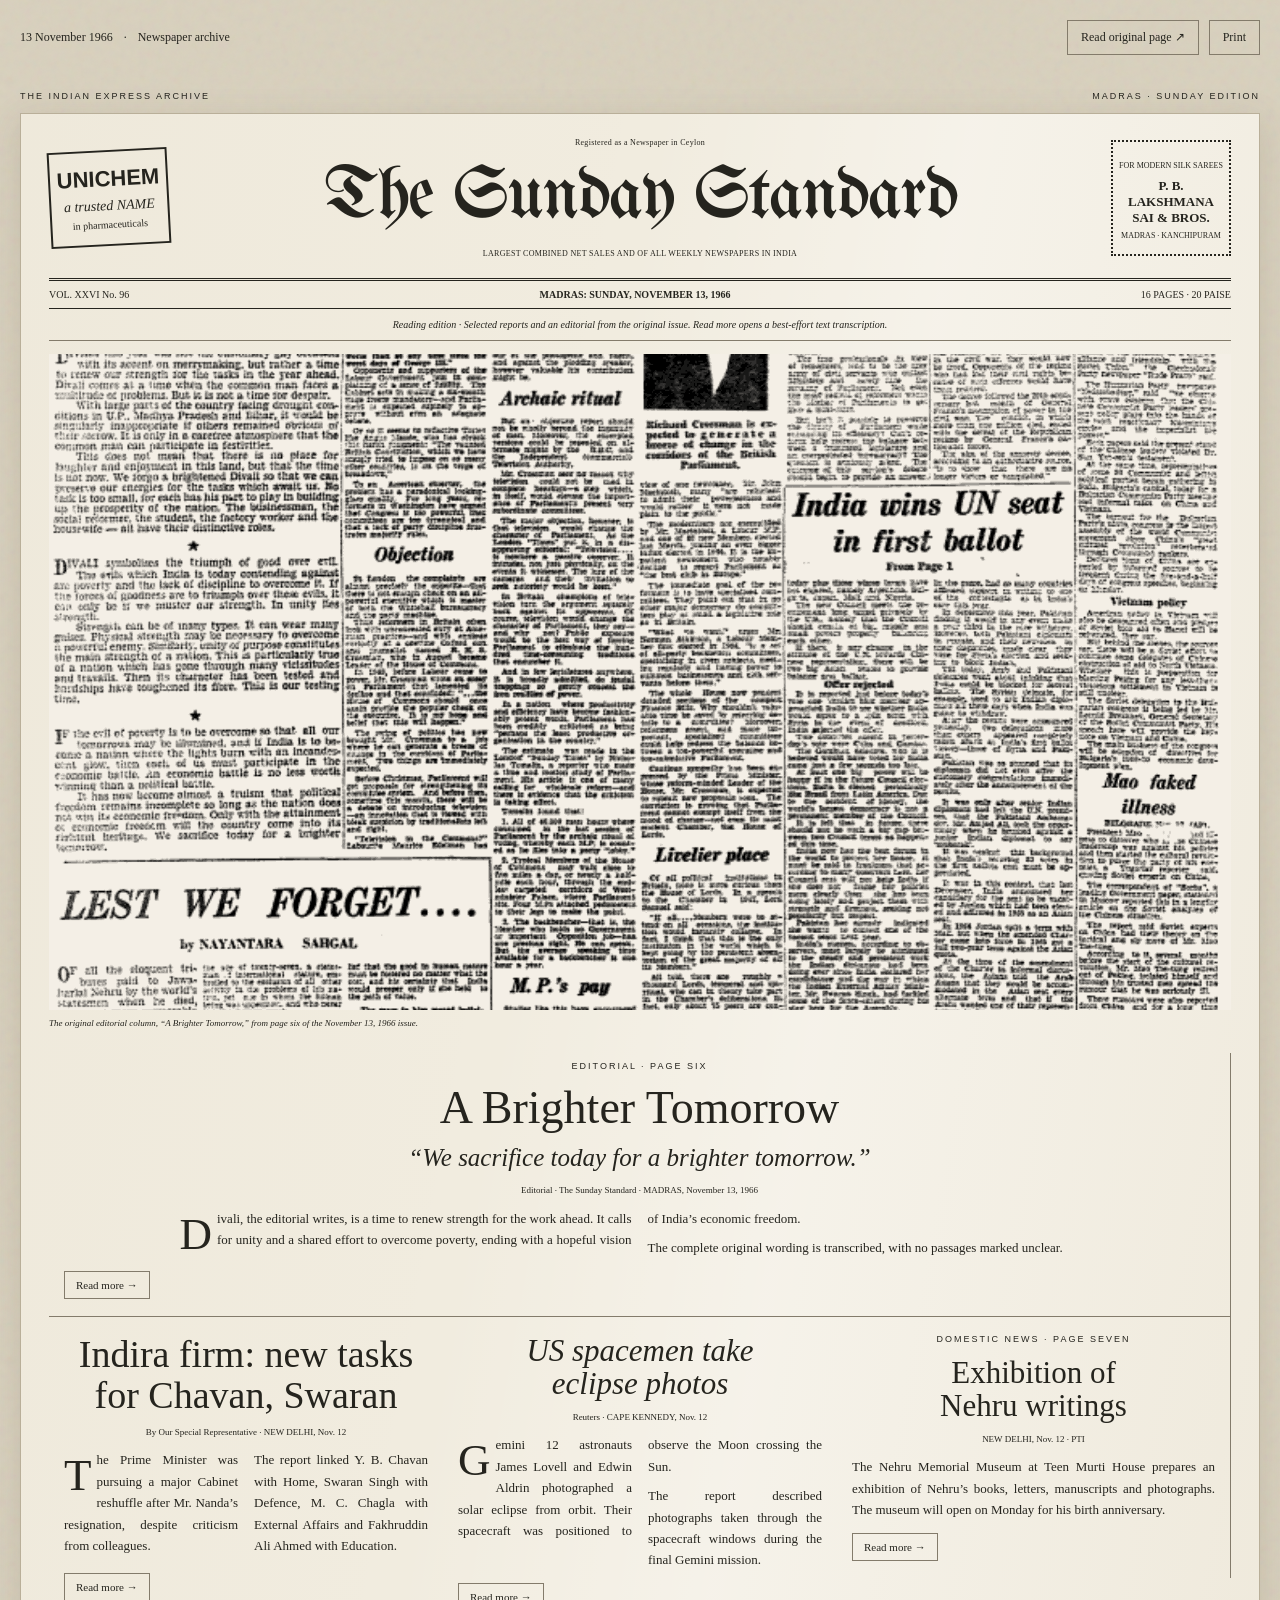
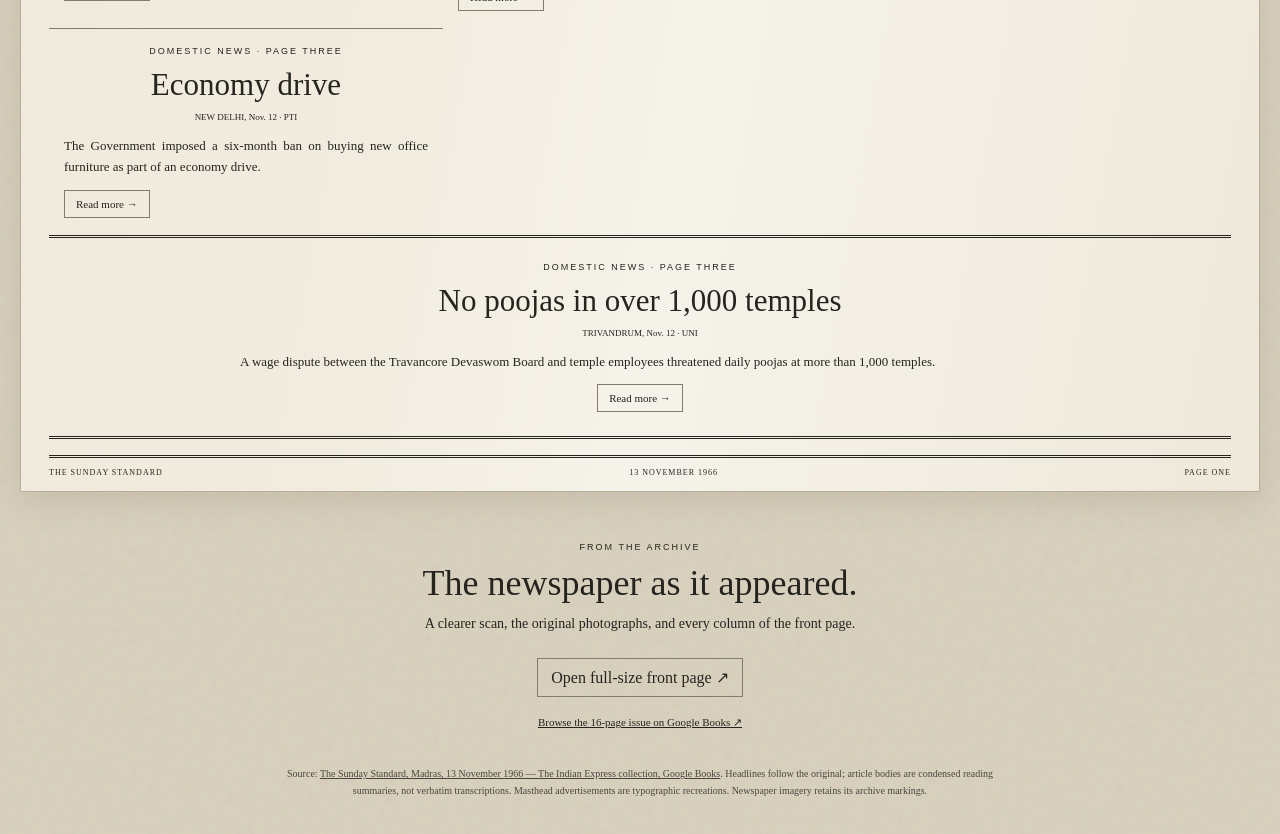
<file: index.html>
<!doctype html>
<html lang="en">
<head>
  <meta charset="utf-8">
  <meta name="viewport" content="width=device-width, initial-scale=1">
  <meta name="theme-color" content="#e9e1ce">
  <meta name="description" content="The Sunday Standard, Madras, November 13, 1966. Explore the day's news, original photographs and a readable archive scan from The Indian Express collection.">
  <title>The Sunday Standard · 13 November 1966</title>
  <link rel="stylesheet" href="newspaper.css">
  <link rel="stylesheet" href="reader.css">
  <link rel="stylesheet" href="layout.css?v=editorial-lead-1">
  <script src="app.js" defer></script>
</head>
<body>
  <header class="toolbar"><a href="#front-page">13 November 1966 <span>·</span> Newspaper archive</a><nav aria-label="Newspaper controls"><button id="archive-button">Read original page ↗</button><button id="print-button">Print</button></nav></header>
  <main id="front-page">
    <div class="edition-note"><span>THE INDIAN EXPRESS ARCHIVE</span><span>MADRAS · SUNDAY EDITION</span></div>
    <article class="paper">
      <header class="masthead"><aside class="advert"><strong>UNICHEM</strong><em>a trusted NAME</em><small>in pharmaceuticals</small></aside><div class="nameplate"><p>Registered as a Newspaper in Ceylon</p><h1>The Sunday Standard</h1><p>LARGEST COMBINED NET SALES AND OF ALL WEEKLY NEWSPAPERS IN INDIA</p></div><aside class="advert silk"><small>FOR MODERN SILK SAREES</small><strong>P. B. LAKSHMANA<br>SAI & BROS.</strong><small>MADRAS · KANCHIPURAM</small></aside></header>
      <div class="dateline"><span>VOL. XXVI No. 96</span><strong>MADRAS: SUNDAY, NOVEMBER 13, 1966</strong><span>16 PAGES · 20 PAISE</span></div>
      <div class="reading-note">Reading edition · Selected reports and an editorial from the original issue. Read more opens a best-effort text transcription.</div>
      <div class="news-grid">
        <figure class="lead-photo"><div class="photo-window"><img src="assets/sunday-standard-page-6.png" alt="Original newspaper clipping of the editorial A Brighter Tomorrow"></div><figcaption>The original editorial column, “A Brighter Tomorrow,” from page six of the November 13, 1966 issue.</figcaption></figure>
        <section class="lead-story story" id="brighter"><p class="section-label">EDITORIAL · PAGE SIX</p><h2>A Brighter Tomorrow</h2><p class="subhead">“We sacrifice today for a brighter tomorrow.”</p><p class="byline">Editorial · The Sunday Standard · MADRAS, November 13, 1966</p><div class="columns"><p class="dropcap">Divali, the editorial writes, is a time to renew strength for the work ahead. It calls for unity and a shared effort to overcome poverty, ending with a hopeful vision of India’s economic freedom.</p><p>The complete original wording is transcribed, with no passages marked unclear.</p></div><a class="read-original read-more" href="articles/brighter.html">Read more →</a></section>
        <section class="story cabinet"><h2>Indira firm: new tasks<br>for Chavan, Swaran</h2><p class="byline">By Our Special Representative · NEW DELHI, Nov. 12</p><div class="columns"><p class="dropcap">The Prime Minister was pursuing a major Cabinet reshuffle after Mr. Nanda’s resignation, despite criticism from colleagues.</p><p>The report linked Y. B. Chavan with Home, Swaran Singh with Defence, M. C. Chagla with External Affairs and Fakhruddin Ali Ahmed with Education.</p></div><a class="read-original read-more" href="articles/cabinet.html">Read more →</a></section>
        <section class="story space"><h2>US spacemen take<br>eclipse photos</h2><p class="byline">Reuters · CAPE KENNEDY, Nov. 12</p><div class="columns"><p class="dropcap">Gemini 12 astronauts James Lovell and Edwin Aldrin photographed a solar eclipse from orbit. Their spacecraft was positioned to observe the Moon crossing the Sun.</p><p>The report described photographs taken through the spacecraft windows during the final Gemini mission.</p></div><a class="read-original read-more" href="articles/space.html">Read more →</a></section>
        <section class="story nehru" id="nehru"><p class="section-label">DOMESTIC NEWS · PAGE SEVEN</p><h2>Exhibition of<br>Nehru writings</h2><p class="byline">NEW DELHI, Nov. 12 · PTI</p><p>The Nehru Memorial Museum at Teen Murti House prepares an exhibition of Nehru’s books, letters, manuscripts and photographs. The museum will open on Monday for his birth anniversary.</p><a class="read-original read-more" href="articles/nehru.html">Read more →</a></section>
        <section class="story economy" id="economy"><p class="section-label">DOMESTIC NEWS · PAGE THREE</p><h2>Economy drive</h2><p class="byline">NEW DELHI, Nov. 12 · PTI</p><p>The Government imposed a six-month ban on buying new office furniture as part of an economy drive.</p><a class="read-original read-more" href="articles/economy.html">Read more →</a></section>
        <section class="story temples" id="temples"><p class="section-label">DOMESTIC NEWS · PAGE THREE</p><h2>No poojas in over 1,000 temples</h2><p class="byline">TRIVANDRUM, Nov. 12 · UNI</p><p>A wage dispute between the Travancore Devaswom Board and temple employees threatened daily poojas at more than 1,000 temples.</p><a class="read-original read-more" href="articles/temples.html">Read more →</a></section>
      </div>
      <footer class="paper-footer"><span>THE SUNDAY STANDARD</span><span>13 NOVEMBER 1966</span><span>PAGE ONE</span></footer>
    </article>
    <section class="archive-section" aria-labelledby="archive-heading"><p class="section-label">FROM THE ARCHIVE</p><h2 id="archive-heading">The newspaper as it appeared.</h2><p>A clearer scan, the original photographs, and every column of the front page.</p><button id="second-archive-button">Open full-size front page ↗</button><a href="https://books.google.com/books?id=f5FlAAAAIBAJ&printsec=frontcover" target="_blank" rel="noreferrer">Browse the 16-page issue on Google Books ↗</a></section>
    <footer class="credits"><p>Source: <a href="https://books.google.com/books?id=f5FlAAAAIBAJ&pg=PA1" target="_blank" rel="noreferrer">The Sunday Standard, Madras, 13 November 1966 — The Indian Express collection, Google Books</a>. Headlines follow the original; article bodies are condensed reading summaries, not verbatim transcriptions. Masthead advertisements are typographic recreations. Newspaper imagery retains its archive markings.</p></footer>
  </main>
  <dialog id="archive"><div class="dialog-header"><div><strong>The Sunday Standard</strong><p>Madras · Sunday, 13 November 1966 · Page 1</p></div><button id="close-archive" aria-label="Close original page">Close ✕</button></div><div class="scan-controls"><button id="zoom-button" aria-pressed="false">Enlarge to read +</button><a href="assets/sunday-standard-1966-11-13.png" target="_blank" rel="noreferrer">Open image ↗</a></div><div class="scan-scroll"><img id="original-scan" src="assets/sunday-standard-1966-11-13.png" alt="Original front page of The Sunday Standard, Madras, November 13, 1966, with full articles, flood photograph and advertisements"></div><a class="source-link" href="https://books.google.com/books?id=f5FlAAAAIBAJ&pg=PA1" target="_blank" rel="noreferrer">Read the issue in Google Books ↗</a></dialog>
</body>
</html>
</file>
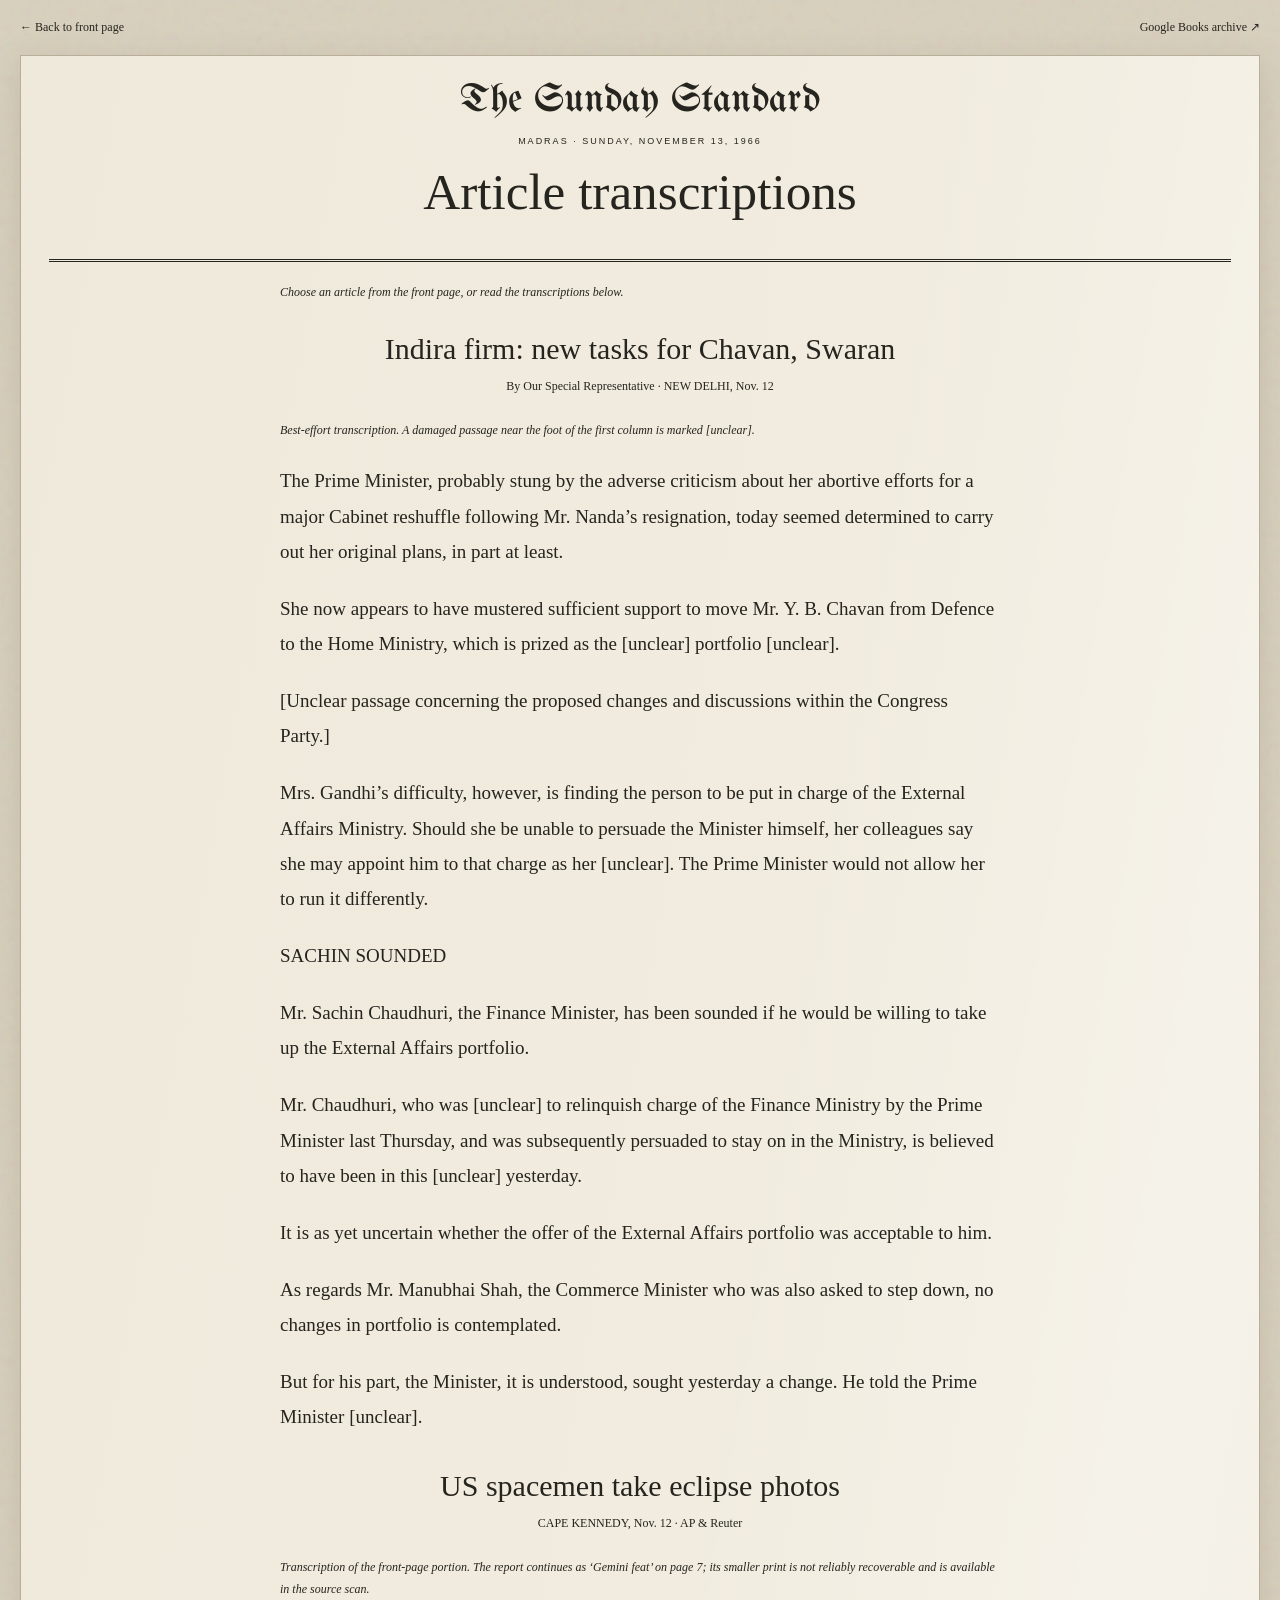
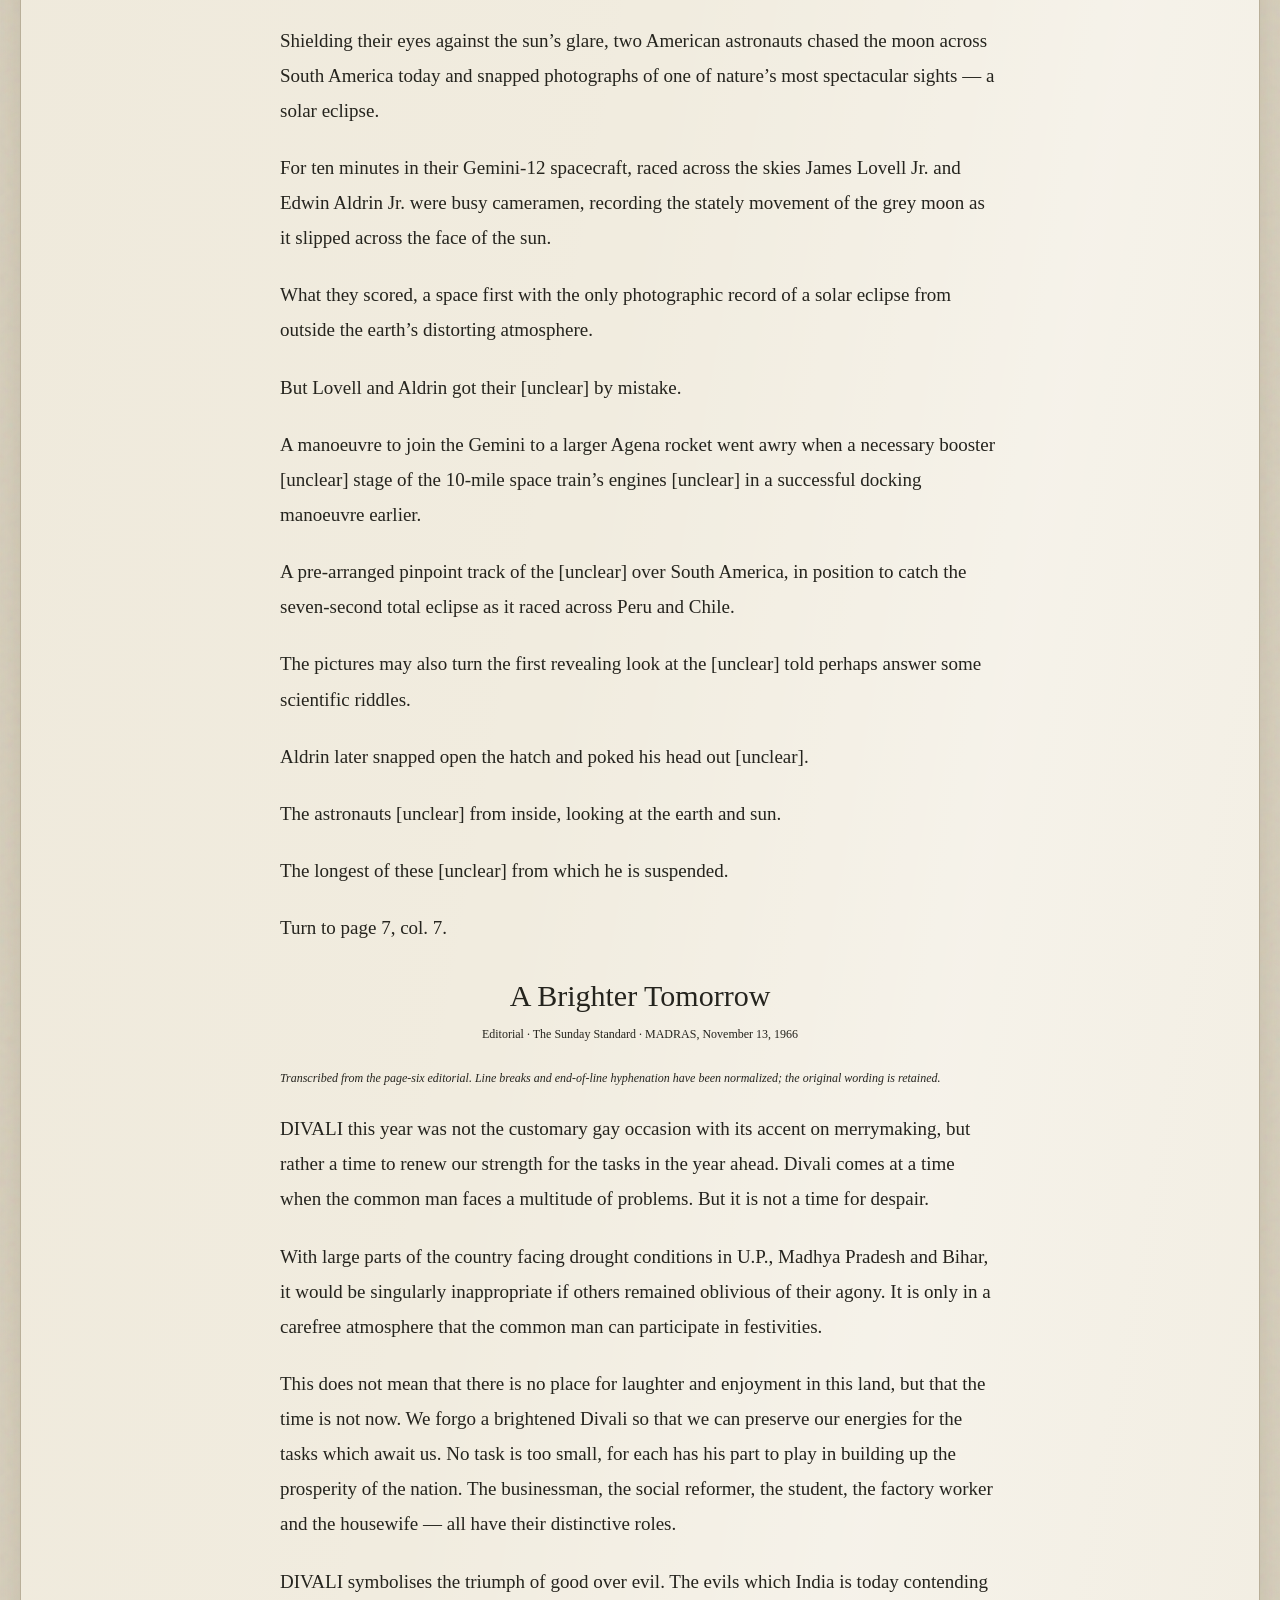
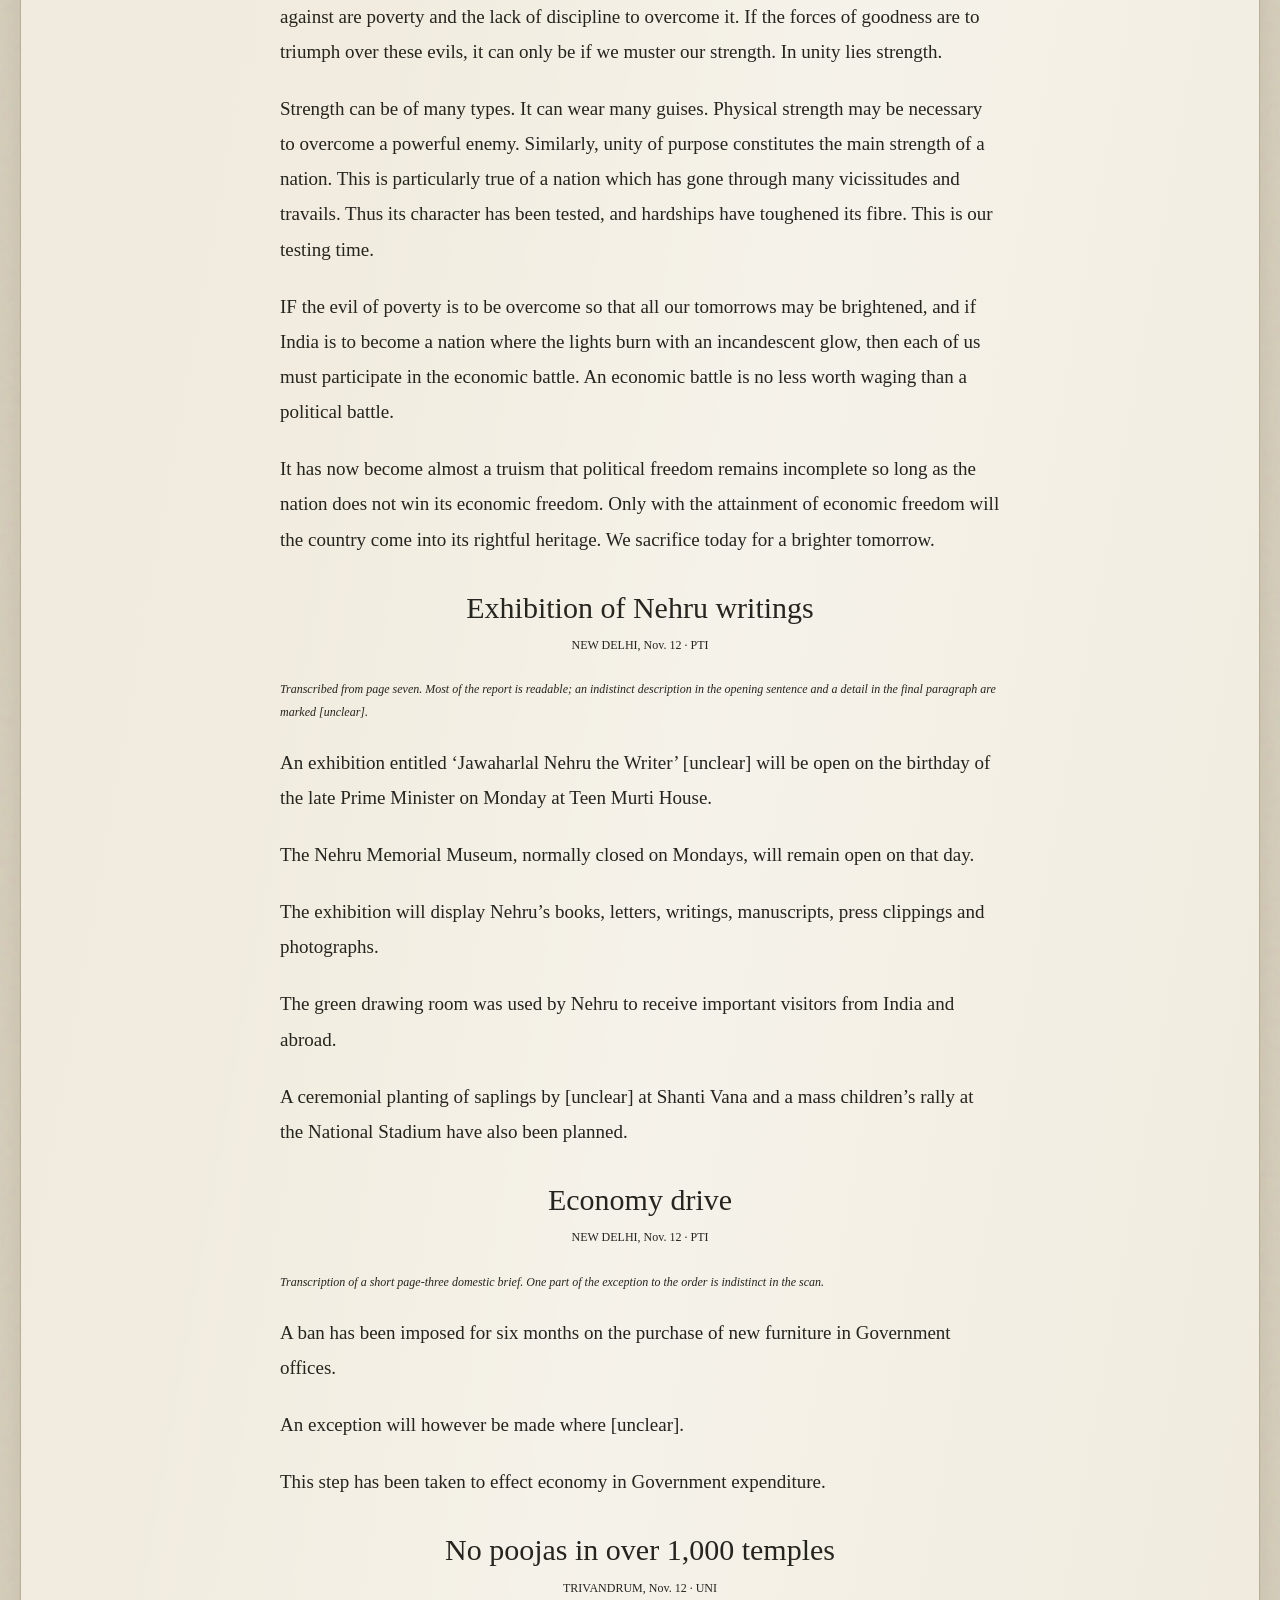
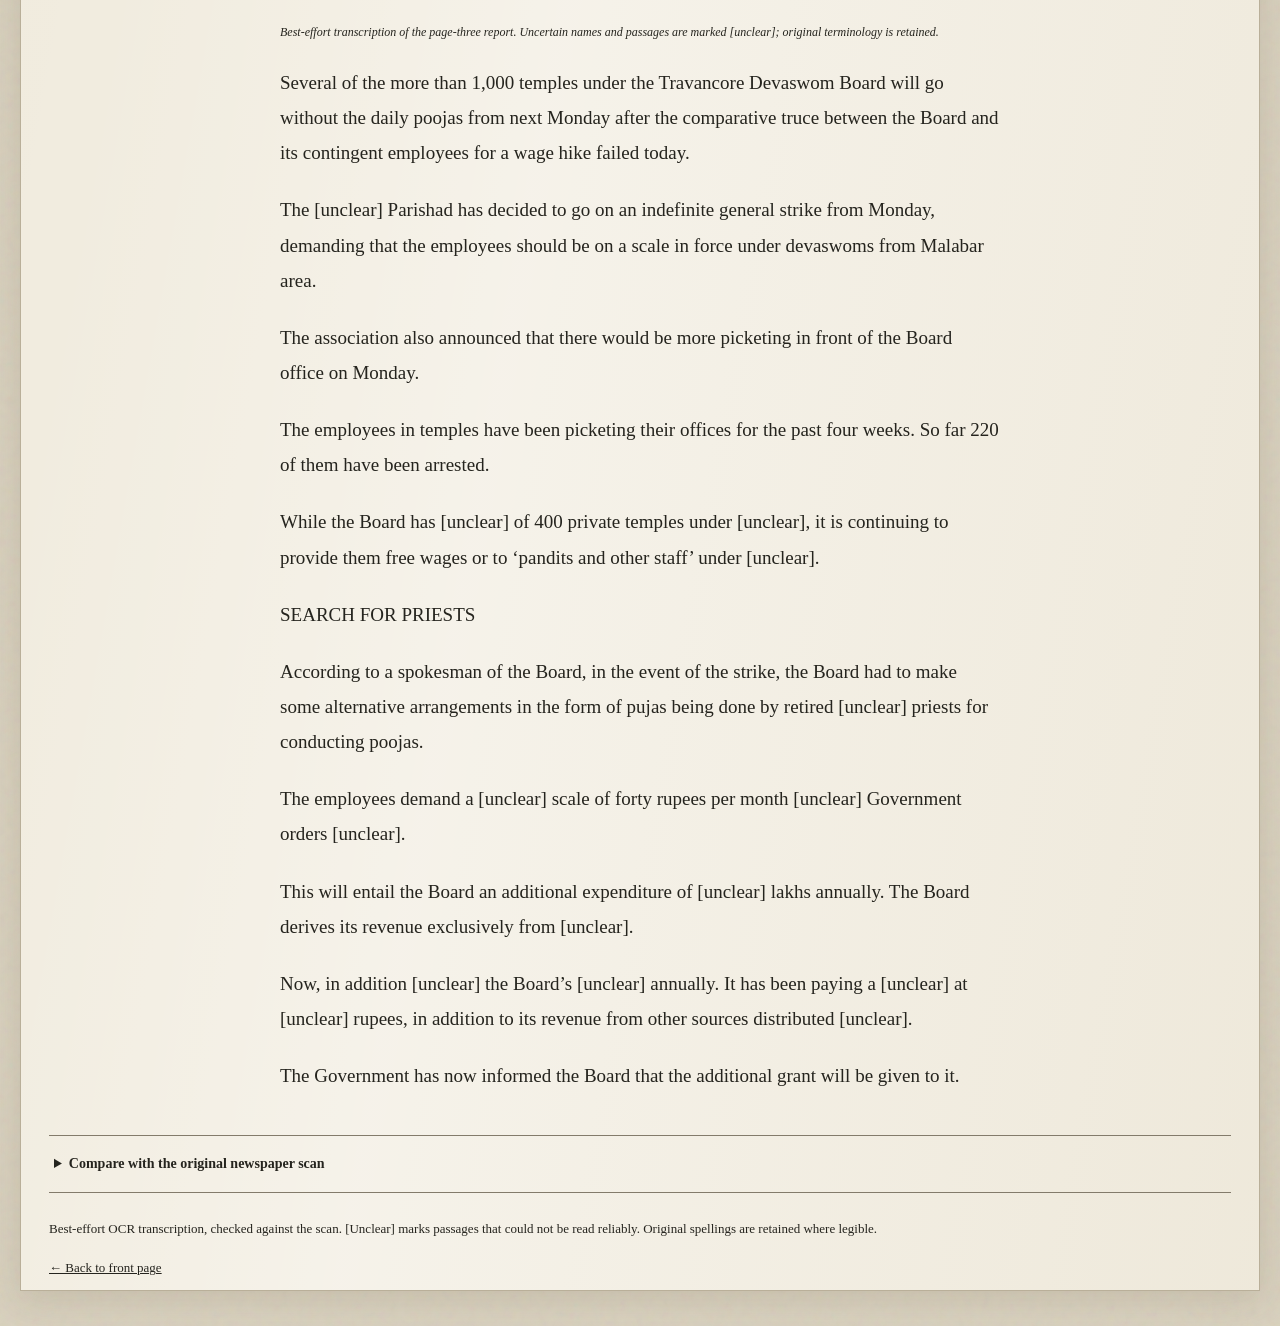
<file: article.html>
<!doctype html>
<html lang="en">
<head>
  <meta charset="utf-8">
  <meta name="viewport" content="width=device-width, initial-scale=1">
  <meta name="theme-color" content="#e9e1ce">
  <title>Article reader · The Sunday Standard</title>
  <link rel="stylesheet" href="newspaper.css">
  <link rel="stylesheet" href="reader.css">
  <link rel="stylesheet" href="transcription.css?v=static-text-1">
  <script src="reader.js?v=editorial-lead-1" defer></script>
</head>
<body>
  <header class="toolbar"><a href="index.html">← Back to front page</a><a href="https://books.google.com/books?id=f5FlAAAAIBAJ&pg=PA1" id="external-source" target="_blank" rel="noreferrer">Google Books archive ↗</a></header>
  <main>
    <article class="paper reader">
      <header class="reader-heading"><a href="index.html" class="reader-masthead">The Sunday Standard</a><p class="section-label">MADRAS · SUNDAY, NOVEMBER 13, 1966</p><h1 id="article-title">Article transcriptions</h1><p id="article-byline"></p></header>
      <p class="reader-note" id="transcription-note">Original newspaper transcriptions. Uncertain passages are marked [unclear].</p>
      <div id="article-text" class="article-text">
        <section class="transcript-entry" id="cabinet" data-title="Indira firm: new tasks for Chavan, Swaran" data-byline="By Our Special Representative · NEW DELHI, Nov. 12" data-page="1"><h2>Indira firm: new tasks for Chavan, Swaran</h2><p class="transcript-byline">By Our Special Representative · NEW DELHI, Nov. 12</p><p class="transcript-note">Best-effort transcription. A damaged passage near the foot of the first column is marked [unclear].</p><p>The Prime Minister, probably stung by the adverse criticism about her abortive efforts for a major Cabinet reshuffle following Mr. Nanda’s resignation, today seemed determined to carry out her original plans, in part at least.</p><p>She now appears to have mustered sufficient support to move Mr. Y. B. Chavan from Defence to the Home Ministry, which is prized as the [unclear] portfolio [unclear].</p><p>[Unclear passage concerning the proposed changes and discussions within the Congress Party.]</p><p>Mrs. Gandhi’s difficulty, however, is finding the person to be put in charge of the External Affairs Ministry. Should she be unable to persuade the Minister himself, her colleagues say she may appoint him to that charge as her [unclear]. The Prime Minister would not allow her to run it differently.</p><p>SACHIN SOUNDED</p><p>Mr. Sachin Chaudhuri, the Finance Minister, has been sounded if he would be willing to take up the External Affairs portfolio.</p><p>Mr. Chaudhuri, who was [unclear] to relinquish charge of the Finance Ministry by the Prime Minister last Thursday, and was subsequently persuaded to stay on in the Ministry, is believed to have been in this [unclear] yesterday.</p><p>It is as yet uncertain whether the offer of the External Affairs portfolio was acceptable to him.</p><p>As regards Mr. Manubhai Shah, the Commerce Minister who was also asked to step down, no changes in portfolio is contemplated.</p><p>But for his part, the Minister, it is understood, sought yesterday a change. He told the Prime Minister [unclear].</p></section>
        <section class="transcript-entry" id="space" data-title="US spacemen take eclipse photos" data-byline="CAPE KENNEDY, Nov. 12 · AP &amp; Reuter" data-page="1" data-continuation="7"><h2>US spacemen take eclipse photos</h2><p class="transcript-byline">CAPE KENNEDY, Nov. 12 · AP &amp; Reuter</p><p class="transcript-note">Transcription of the front-page portion. The report continues as ‘Gemini feat’ on page 7; its smaller print is not reliably recoverable and is available in the source scan.</p><p>Shielding their eyes against the sun’s glare, two American astronauts chased the moon across South America today and snapped photographs of one of nature’s most spectacular sights — a solar eclipse.</p><p>For ten minutes in their Gemini-12 spacecraft, raced across the skies James Lovell Jr. and Edwin Aldrin Jr. were busy cameramen, recording the stately movement of the grey moon as it slipped across the face of the sun.</p><p>What they scored, a space first with the only photographic record of a solar eclipse from outside the earth’s distorting atmosphere.</p><p>But Lovell and Aldrin got their [unclear] by mistake.</p><p>A manoeuvre to join the Gemini to a larger Agena rocket went awry when a necessary booster [unclear] stage of the 10-mile space train’s engines [unclear] in a successful docking manoeuvre earlier.</p><p>A pre-arranged pinpoint track of the [unclear] over South America, in position to catch the seven-second total eclipse as it raced across Peru and Chile.</p><p>The pictures may also turn the first revealing look at the [unclear] told perhaps answer some scientific riddles.</p><p>Aldrin later snapped open the hatch and poked his head out [unclear].</p><p>The astronauts [unclear] from inside, looking at the earth and sun.</p><p>The longest of these [unclear] from which he is suspended.</p><p>Turn to page 7, col. 7.</p></section>
        <section class="transcript-entry" id="brighter" data-title="A Brighter Tomorrow" data-byline="Editorial · The Sunday Standard · MADRAS, November 13, 1966" data-page="6"><h2>A Brighter Tomorrow</h2><p class="transcript-byline">Editorial · The Sunday Standard · MADRAS, November 13, 1966</p><p class="transcript-note">Transcribed from the page-six editorial. Line breaks and end-of-line hyphenation have been normalized; the original wording is retained.</p><p>DIVALI this year was not the customary gay occasion with its accent on merrymaking, but rather a time to renew our strength for the tasks in the year ahead. Divali comes at a time when the common man faces a multitude of problems. But it is not a time for despair.</p><p>With large parts of the country facing drought conditions in U.P., Madhya Pradesh and Bihar, it would be singularly inappropriate if others remained oblivious of their agony. It is only in a carefree atmosphere that the common man can participate in festivities.</p><p>This does not mean that there is no place for laughter and enjoyment in this land, but that the time is not now. We forgo a brightened Divali so that we can preserve our energies for the tasks which await us. No task is too small, for each has his part to play in building up the prosperity of the nation. The businessman, the social reformer, the student, the factory worker and the housewife — all have their distinctive roles.</p><p>DIVALI symbolises the triumph of good over evil. The evils which India is today contending against are poverty and the lack of discipline to overcome it. If the forces of goodness are to triumph over these evils, it can only be if we muster our strength. In unity lies strength.</p><p>Strength can be of many types. It can wear many guises. Physical strength may be necessary to overcome a powerful enemy. Similarly, unity of purpose constitutes the main strength of a nation. This is particularly true of a nation which has gone through many vicissitudes and travails. Thus its character has been tested, and hardships have toughened its fibre. This is our testing time.</p><p>IF the evil of poverty is to be overcome so that all our tomorrows may be brightened, and if India is to become a nation where the lights burn with an incandescent glow, then each of us must participate in the economic battle. An economic battle is no less worth waging than a political battle.</p><p>It has now become almost a truism that political freedom remains incomplete so long as the nation does not win its economic freedom. Only with the attainment of economic freedom will the country come into its rightful heritage. We sacrifice today for a brighter tomorrow.</p></section>
        <section class="transcript-entry" id="nehru" data-title="Exhibition of Nehru writings" data-byline="NEW DELHI, Nov. 12 · PTI" data-page="7"><h2>Exhibition of Nehru writings</h2><p class="transcript-byline">NEW DELHI, Nov. 12 · PTI</p><p class="transcript-note">Transcribed from page seven. Most of the report is readable; an indistinct description in the opening sentence and a detail in the final paragraph are marked [unclear].</p><p>An exhibition entitled ‘Jawaharlal Nehru the Writer’ [unclear] will be open on the birthday of the late Prime Minister on Monday at Teen Murti House.</p><p>The Nehru Memorial Museum, normally closed on Mondays, will remain open on that day.</p><p>The exhibition will display Nehru’s books, letters, writings, manuscripts, press clippings and photographs.</p><p>The green drawing room was used by Nehru to receive important visitors from India and abroad.</p><p>A ceremonial planting of saplings by [unclear] at Shanti Vana and a mass children’s rally at the National Stadium have also been planned.</p></section>
        <section class="transcript-entry" id="economy" data-title="Economy drive" data-byline="NEW DELHI, Nov. 12 · PTI" data-page="3"><h2>Economy drive</h2><p class="transcript-byline">NEW DELHI, Nov. 12 · PTI</p><p class="transcript-note">Transcription of a short page-three domestic brief. One part of the exception to the order is indistinct in the scan.</p><p>A ban has been imposed for six months on the purchase of new furniture in Government offices.</p><p>An exception will however be made where [unclear].</p><p>This step has been taken to effect economy in Government expenditure.</p></section>
        <section class="transcript-entry" id="temples" data-title="No poojas in over 1,000 temples" data-byline="TRIVANDRUM, Nov. 12 · UNI" data-page="3"><h2>No poojas in over 1,000 temples</h2><p class="transcript-byline">TRIVANDRUM, Nov. 12 · UNI</p><p class="transcript-note">Best-effort transcription of the page-three report. Uncertain names and passages are marked [unclear]; original terminology is retained.</p><p>Several of the more than 1,000 temples under the Travancore Devaswom Board will go without the daily poojas from next Monday after the comparative truce between the Board and its contingent employees for a wage hike failed today.</p><p>The [unclear] Parishad has decided to go on an indefinite general strike from Monday, demanding that the employees should be on a scale in force under devaswoms from Malabar area.</p><p>The association also announced that there would be more picketing in front of the Board office on Monday.</p><p>The employees in temples have been picketing their offices for the past four weeks. So far 220 of them have been arrested.</p><p>While the Board has [unclear] of 400 private temples under [unclear], it is continuing to provide them free wages or to ‘pandits and other staff’ under [unclear].</p><p>SEARCH FOR PRIESTS</p><p>According to a spokesman of the Board, in the event of the strike, the Board had to make some alternative arrangements in the form of pujas being done by retired [unclear] priests for conducting poojas.</p><p>The employees demand a [unclear] scale of forty rupees per month [unclear] Government orders [unclear].</p><p>This will entail the Board an additional expenditure of [unclear] lakhs annually. The Board derives its revenue exclusively from [unclear].</p><p>Now, in addition [unclear] the Board’s [unclear] annually. It has been paying a [unclear] at [unclear] rupees, in addition to its revenue from other sources distributed [unclear].</p><p>The Government has now informed the Board that the additional grant will be given to it.</p></section>
      </div>
      <details class="source-details"><summary>Compare with the original newspaper scan</summary>
      <nav class="reader-controls" aria-label="Original issue pages"><label for="page-select">Newspaper page <select id="page-select"></select></label><button id="previous-page" type="button">← Previous</button><button id="next-page" type="button">Next →</button><button id="reader-zoom" type="button" aria-pressed="true">Fit page</button><a id="open-scan" href="assets/sunday-standard-1966-11-13.png" target="_blank" rel="noreferrer">Open scan ↗</a></nav>
      <p id="continuation" class="continuation" hidden></p>
      <p id="page-status" role="status" class="page-status">Page 1 of 16 · Original archive scan</p>
      <div class="reader-viewport" id="reader-viewport" tabindex="0" aria-label="Scrollable original newspaper scan"><img id="reader-image" src="assets/sunday-standard-1966-11-13.png" alt="Original newspaper page 1, November 13, 1966"></div>
      </details>
      <p class="reader-note">Best-effort OCR transcription, checked against the scan. [Unclear] marks passages that could not be read reliably. Original spellings are retained where legible.</p>
      <a class="back-link" id="back-link" href="index.html">← Back to front page</a>
    </article>
  </main>
</body>
</html>
</file>
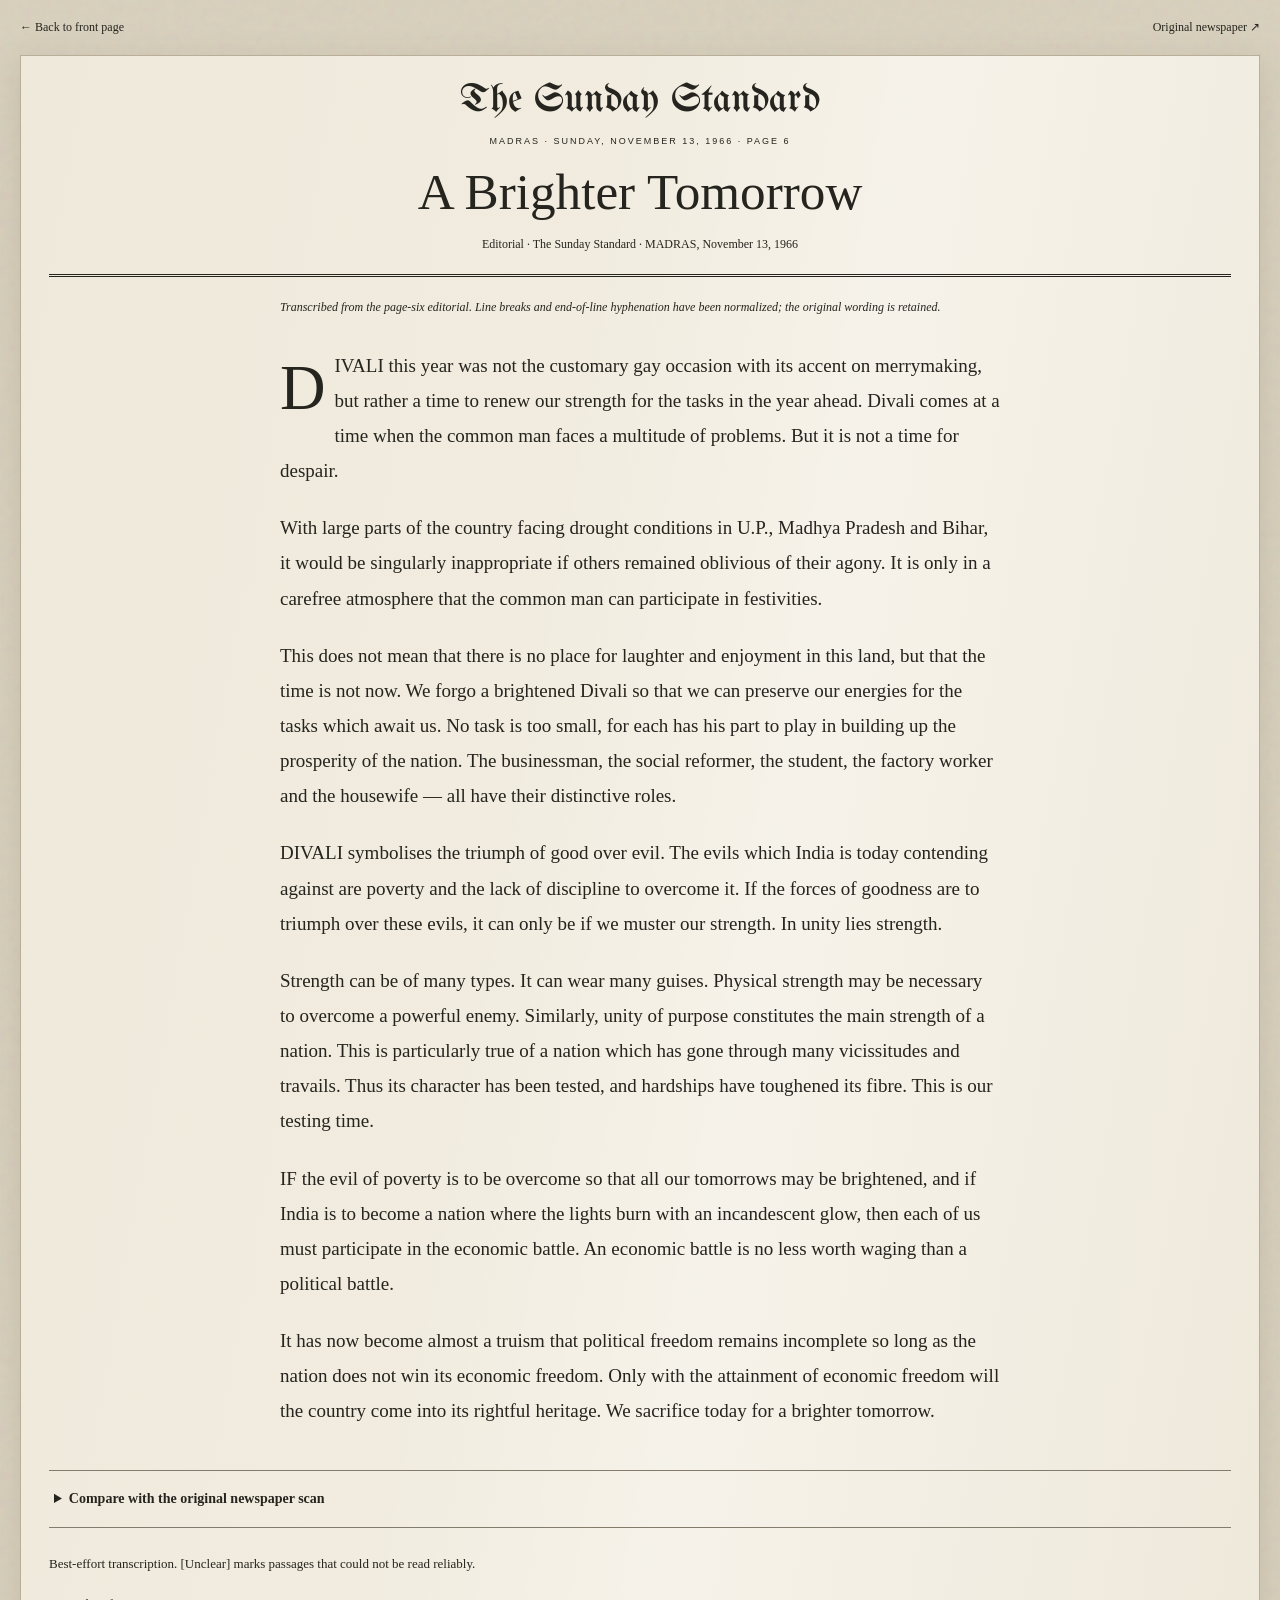
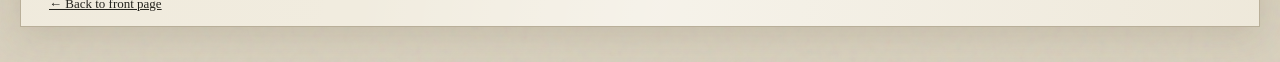
<file: articles/brighter.html>
<!doctype html>
<html lang="en">
<head>
  <meta charset="utf-8">
  <meta name="viewport" content="width=device-width, initial-scale=1">
  <meta name="theme-color" content="#e9e1ce">
  <title>A Brighter Tomorrow · The Sunday Standard</title>
  <link rel="stylesheet" href="../newspaper.css">
  <link rel="stylesheet" href="../reader.css">
  <link rel="stylesheet" href="../transcription.css?v=static-text-1">
</head>
<body>
  <header class="toolbar"><a href="../index.html">← Back to front page</a><a href="https://books.google.com/books?id=f5FlAAAAIBAJ&amp;pg=PA6" target="_blank" rel="noreferrer">Original newspaper ↗</a></header>
  <main>
    <article class="paper reader">
      <header class="reader-heading"><a href="../index.html" class="reader-masthead">The Sunday Standard</a><p class="section-label">MADRAS · SUNDAY, NOVEMBER 13, 1966 · PAGE 6</p><h1>A Brighter Tomorrow</h1><p>Editorial · The Sunday Standard · MADRAS, November 13, 1966</p></header>
      <p class="reader-note">Transcribed from the page-six editorial. Line breaks and end-of-line hyphenation have been normalized; the original wording is retained.</p>
      <div class="article-text">
        <p>DIVALI this year was not the customary gay occasion with its accent on merrymaking, but rather a time to renew our strength for the tasks in the year ahead. Divali comes at a time when the common man faces a multitude of problems. But it is not a time for despair.</p>
        <p>With large parts of the country facing drought conditions in U.P., Madhya Pradesh and Bihar, it would be singularly inappropriate if others remained oblivious of their agony. It is only in a carefree atmosphere that the common man can participate in festivities.</p>
        <p>This does not mean that there is no place for laughter and enjoyment in this land, but that the time is not now. We forgo a brightened Divali so that we can preserve our energies for the tasks which await us. No task is too small, for each has his part to play in building up the prosperity of the nation. The businessman, the social reformer, the student, the factory worker and the housewife — all have their distinctive roles.</p>
        <p>DIVALI symbolises the triumph of good over evil. The evils which India is today contending against are poverty and the lack of discipline to overcome it. If the forces of goodness are to triumph over these evils, it can only be if we muster our strength. In unity lies strength.</p>
        <p>Strength can be of many types. It can wear many guises. Physical strength may be necessary to overcome a powerful enemy. Similarly, unity of purpose constitutes the main strength of a nation. This is particularly true of a nation which has gone through many vicissitudes and travails. Thus its character has been tested, and hardships have toughened its fibre. This is our testing time.</p>
        <p>IF the evil of poverty is to be overcome so that all our tomorrows may be brightened, and if India is to become a nation where the lights burn with an incandescent glow, then each of us must participate in the economic battle. An economic battle is no less worth waging than a political battle.</p>
        <p>It has now become almost a truism that political freedom remains incomplete so long as the nation does not win its economic freedom. Only with the attainment of economic freedom will the country come into its rightful heritage. We sacrifice today for a brighter tomorrow.</p>
      </div>
      <details class="source-details"><summary>Compare with the original newspaper scan</summary><p class="reader-note"><a href="../assets/sunday-standard-page-6.png" target="_blank" rel="noreferrer">Open full-size page 6 ↗</a></p><img src="../assets/sunday-standard-page-6.png" alt="Original newspaper page 6, The Sunday Standard, November 13, 1966" loading="lazy" style="display:block;width:100%;height:auto"></details>
      <p class="reader-note">Best-effort transcription. [Unclear] marks passages that could not be read reliably.</p>
      <a class="back-link" href="../index.html">← Back to front page</a>
    </article>
  </main>
</body>
</html>
</file>
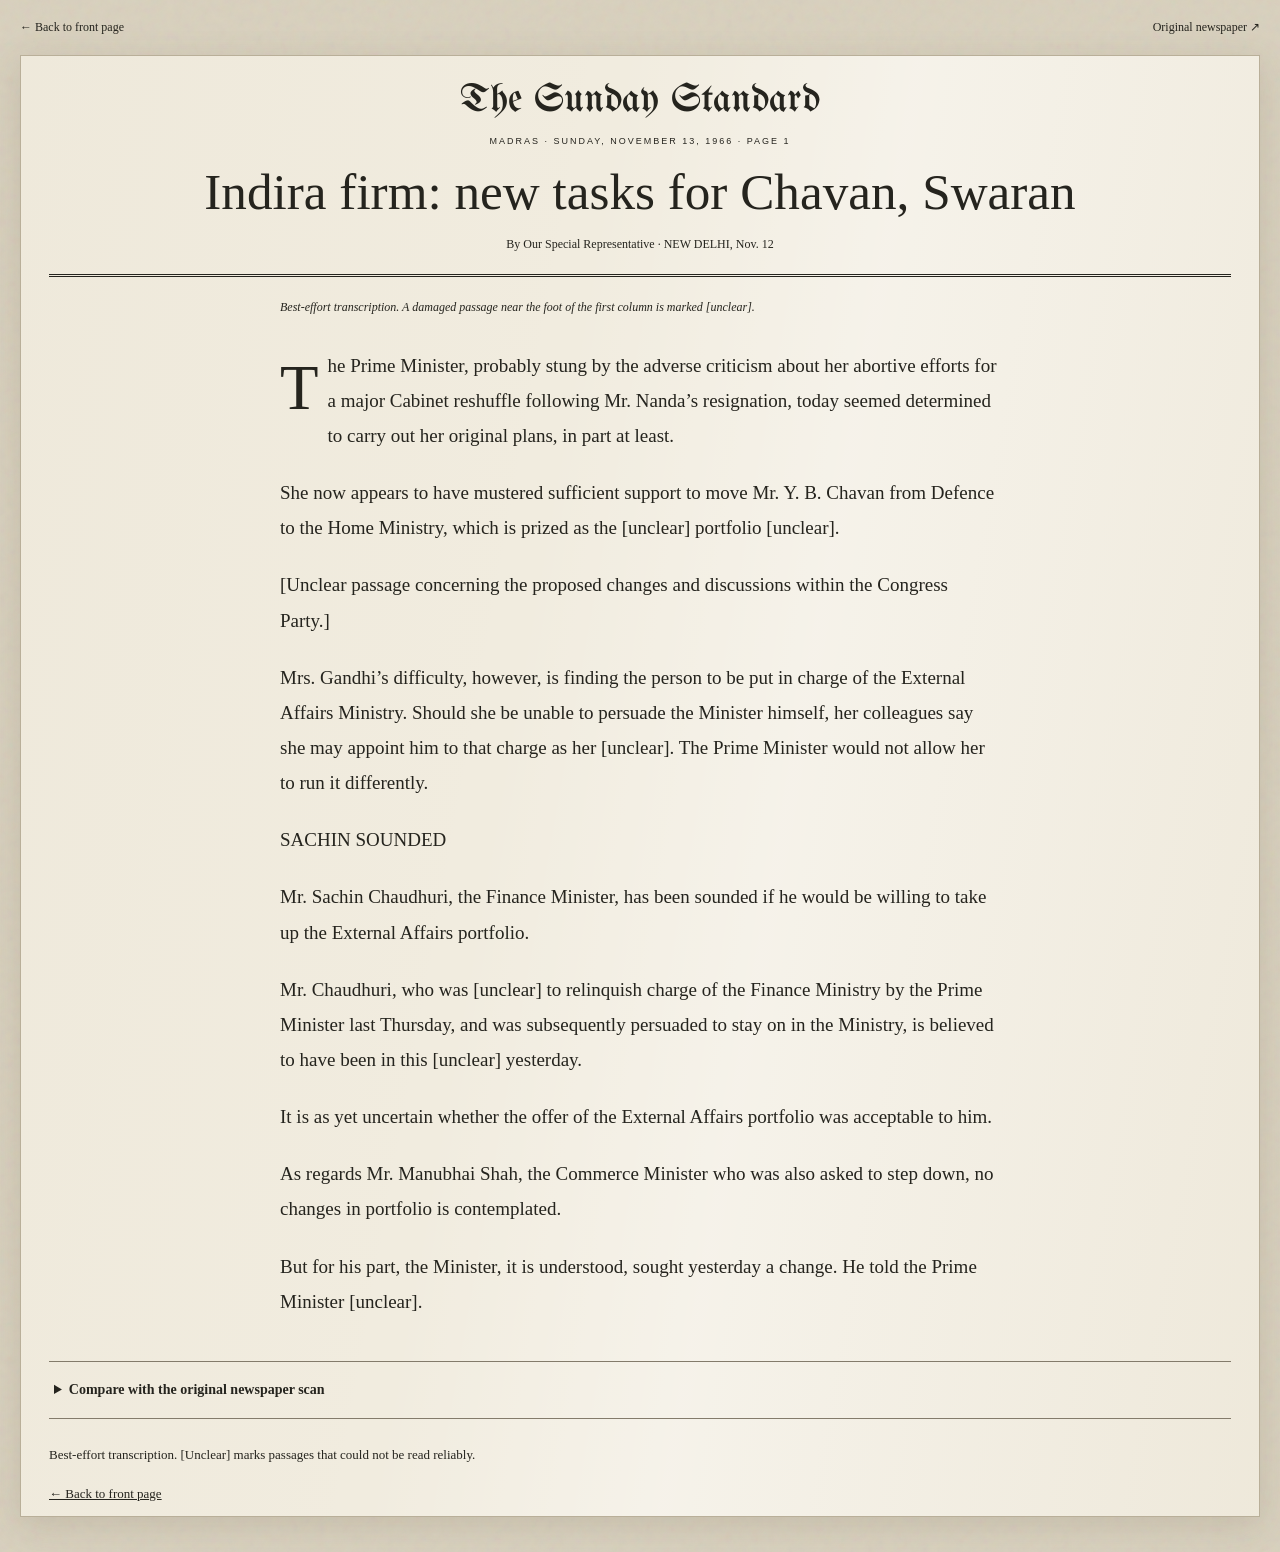
<file: articles/cabinet.html>
<!doctype html>
<html lang="en">
<head>
  <meta charset="utf-8">
  <meta name="viewport" content="width=device-width, initial-scale=1">
  <meta name="theme-color" content="#e9e1ce">
  <title>Indira firm: new tasks for Chavan, Swaran · The Sunday Standard</title>
  <link rel="stylesheet" href="../newspaper.css">
  <link rel="stylesheet" href="../reader.css">
  <link rel="stylesheet" href="../transcription.css?v=static-text-1">
</head>
<body>
  <header class="toolbar"><a href="../index.html">← Back to front page</a><a href="https://books.google.com/books?id=f5FlAAAAIBAJ&amp;pg=PA1" target="_blank" rel="noreferrer">Original newspaper ↗</a></header>
  <main>
    <article class="paper reader">
      <header class="reader-heading"><a href="../index.html" class="reader-masthead">The Sunday Standard</a><p class="section-label">MADRAS · SUNDAY, NOVEMBER 13, 1966 · PAGE 1</p><h1>Indira firm: new tasks for Chavan, Swaran</h1><p>By Our Special Representative · NEW DELHI, Nov. 12</p></header>
      <p class="reader-note">Best-effort transcription. A damaged passage near the foot of the first column is marked [unclear].</p>
      <div class="article-text">
        <p>The Prime Minister, probably stung by the adverse criticism about her abortive efforts for a major Cabinet reshuffle following Mr. Nanda’s resignation, today seemed determined to carry out her original plans, in part at least.</p>
        <p>She now appears to have mustered sufficient support to move Mr. Y. B. Chavan from Defence to the Home Ministry, which is prized as the [unclear] portfolio [unclear].</p>
        <p>[Unclear passage concerning the proposed changes and discussions within the Congress Party.]</p>
        <p>Mrs. Gandhi’s difficulty, however, is finding the person to be put in charge of the External Affairs Ministry. Should she be unable to persuade the Minister himself, her colleagues say she may appoint him to that charge as her [unclear]. The Prime Minister would not allow her to run it differently.</p>
        <p>SACHIN SOUNDED</p>
        <p>Mr. Sachin Chaudhuri, the Finance Minister, has been sounded if he would be willing to take up the External Affairs portfolio.</p>
        <p>Mr. Chaudhuri, who was [unclear] to relinquish charge of the Finance Ministry by the Prime Minister last Thursday, and was subsequently persuaded to stay on in the Ministry, is believed to have been in this [unclear] yesterday.</p>
        <p>It is as yet uncertain whether the offer of the External Affairs portfolio was acceptable to him.</p>
        <p>As regards Mr. Manubhai Shah, the Commerce Minister who was also asked to step down, no changes in portfolio is contemplated.</p>
        <p>But for his part, the Minister, it is understood, sought yesterday a change. He told the Prime Minister [unclear].</p>
      </div>
      <details class="source-details"><summary>Compare with the original newspaper scan</summary><p class="reader-note"><a href="../assets/sunday-standard-1966-11-13.png" target="_blank" rel="noreferrer">Open full-size page 1 ↗</a></p><img src="../assets/sunday-standard-1966-11-13.png" alt="Original newspaper page 1, The Sunday Standard, November 13, 1966" loading="lazy" style="display:block;width:100%;height:auto"></details>
      <p class="reader-note">Best-effort transcription. [Unclear] marks passages that could not be read reliably.</p>
      <a class="back-link" href="../index.html">← Back to front page</a>
    </article>
  </main>
</body>
</html>
</file>
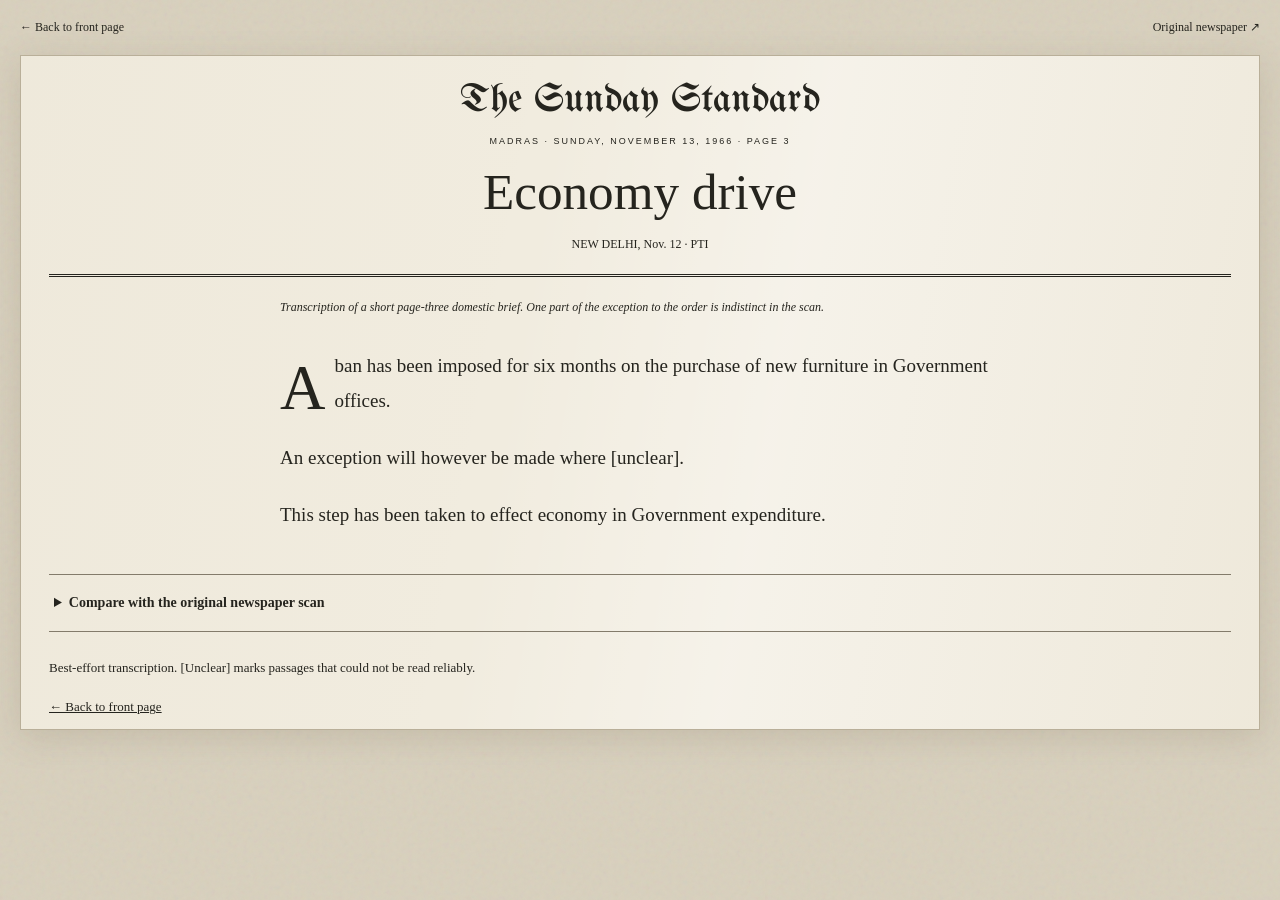
<file: articles/economy.html>
<!doctype html>
<html lang="en">
<head>
  <meta charset="utf-8">
  <meta name="viewport" content="width=device-width, initial-scale=1">
  <meta name="theme-color" content="#e9e1ce">
  <title>Economy drive · The Sunday Standard</title>
  <link rel="stylesheet" href="../newspaper.css">
  <link rel="stylesheet" href="../reader.css">
  <link rel="stylesheet" href="../transcription.css?v=static-text-1">
</head>
<body>
  <header class="toolbar"><a href="../index.html">← Back to front page</a><a href="https://books.google.com/books?id=f5FlAAAAIBAJ&amp;pg=PA3" target="_blank" rel="noreferrer">Original newspaper ↗</a></header>
  <main>
    <article class="paper reader">
      <header class="reader-heading"><a href="../index.html" class="reader-masthead">The Sunday Standard</a><p class="section-label">MADRAS · SUNDAY, NOVEMBER 13, 1966 · PAGE 3</p><h1>Economy drive</h1><p>NEW DELHI, Nov. 12 · PTI</p></header>
      <p class="reader-note">Transcription of a short page-three domestic brief. One part of the exception to the order is indistinct in the scan.</p>
      <div class="article-text">
        <p>A ban has been imposed for six months on the purchase of new furniture in Government offices.</p>
        <p>An exception will however be made where [unclear].</p>
        <p>This step has been taken to effect economy in Government expenditure.</p>
      </div>
      <details class="source-details"><summary>Compare with the original newspaper scan</summary><p class="reader-note"><a href="../assets/sunday-standard-page-3.png" target="_blank" rel="noreferrer">Open full-size page 3 ↗</a></p><img src="../assets/sunday-standard-page-3.png" alt="Original newspaper page 3, The Sunday Standard, November 13, 1966" loading="lazy" style="display:block;width:100%;height:auto"></details>
      <p class="reader-note">Best-effort transcription. [Unclear] marks passages that could not be read reliably.</p>
      <a class="back-link" href="../index.html">← Back to front page</a>
    </article>
  </main>
</body>
</html>
</file>
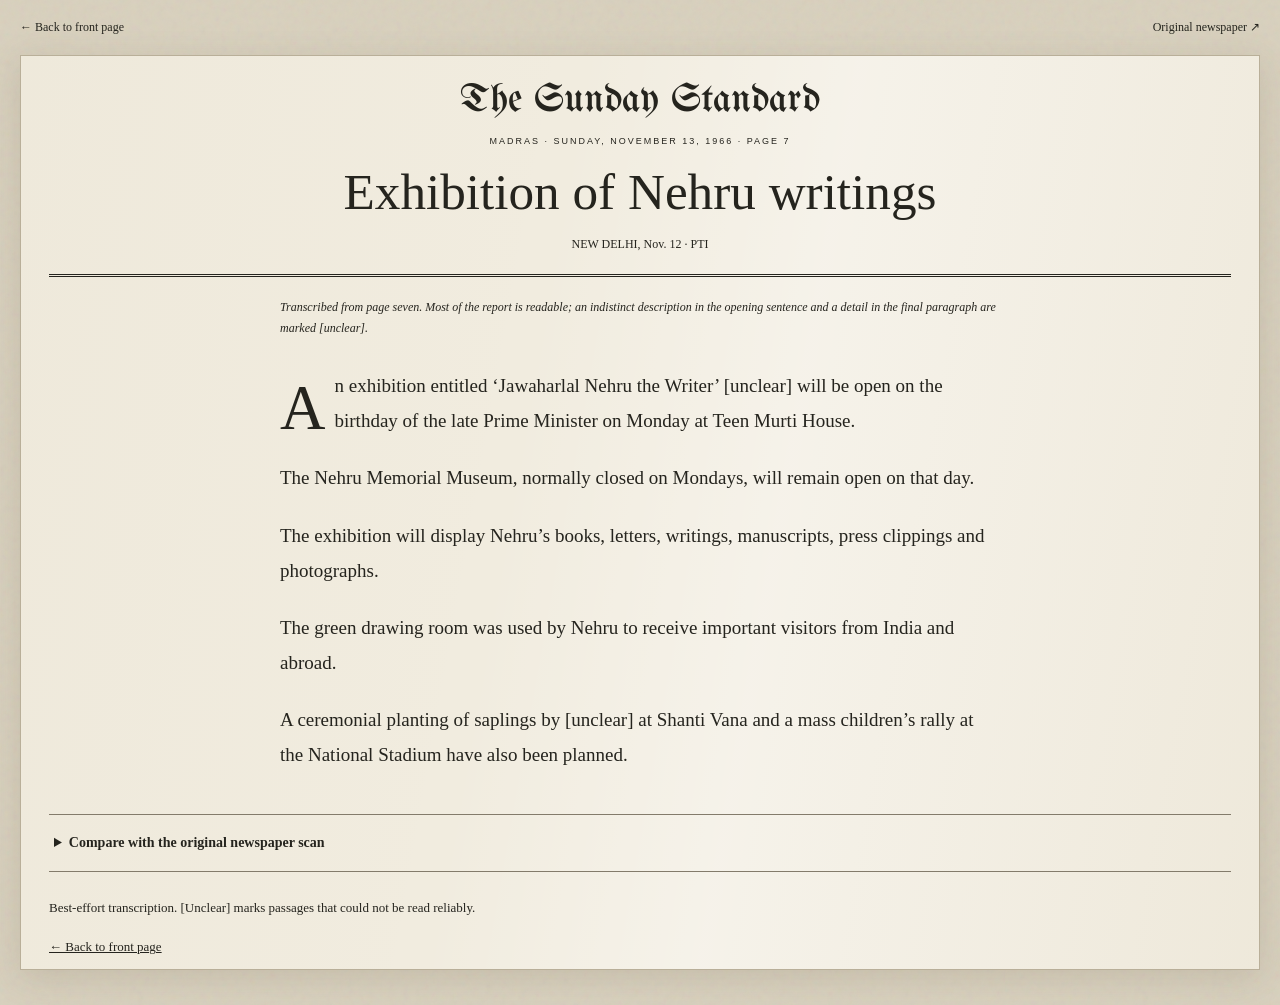
<file: articles/nehru.html>
<!doctype html>
<html lang="en">
<head>
  <meta charset="utf-8">
  <meta name="viewport" content="width=device-width, initial-scale=1">
  <meta name="theme-color" content="#e9e1ce">
  <title>Exhibition of Nehru writings · The Sunday Standard</title>
  <link rel="stylesheet" href="../newspaper.css">
  <link rel="stylesheet" href="../reader.css">
  <link rel="stylesheet" href="../transcription.css?v=static-text-1">
</head>
<body>
  <header class="toolbar"><a href="../index.html">← Back to front page</a><a href="https://books.google.com/books?id=f5FlAAAAIBAJ&amp;pg=PA7" target="_blank" rel="noreferrer">Original newspaper ↗</a></header>
  <main>
    <article class="paper reader">
      <header class="reader-heading"><a href="../index.html" class="reader-masthead">The Sunday Standard</a><p class="section-label">MADRAS · SUNDAY, NOVEMBER 13, 1966 · PAGE 7</p><h1>Exhibition of Nehru writings</h1><p>NEW DELHI, Nov. 12 · PTI</p></header>
      <p class="reader-note">Transcribed from page seven. Most of the report is readable; an indistinct description in the opening sentence and a detail in the final paragraph are marked [unclear].</p>
      <div class="article-text">
        <p>An exhibition entitled ‘Jawaharlal Nehru the Writer’ [unclear] will be open on the birthday of the late Prime Minister on Monday at Teen Murti House.</p>
        <p>The Nehru Memorial Museum, normally closed on Mondays, will remain open on that day.</p>
        <p>The exhibition will display Nehru’s books, letters, writings, manuscripts, press clippings and photographs.</p>
        <p>The green drawing room was used by Nehru to receive important visitors from India and abroad.</p>
        <p>A ceremonial planting of saplings by [unclear] at Shanti Vana and a mass children’s rally at the National Stadium have also been planned.</p>
      </div>
      <details class="source-details"><summary>Compare with the original newspaper scan</summary><p class="reader-note"><a href="../assets/sunday-standard-page-7.png" target="_blank" rel="noreferrer">Open full-size page 7 ↗</a></p><img src="../assets/sunday-standard-page-7.png" alt="Original newspaper page 7, The Sunday Standard, November 13, 1966" loading="lazy" style="display:block;width:100%;height:auto"></details>
      <p class="reader-note">Best-effort transcription. [Unclear] marks passages that could not be read reliably.</p>
      <a class="back-link" href="../index.html">← Back to front page</a>
    </article>
  </main>
</body>
</html>
</file>
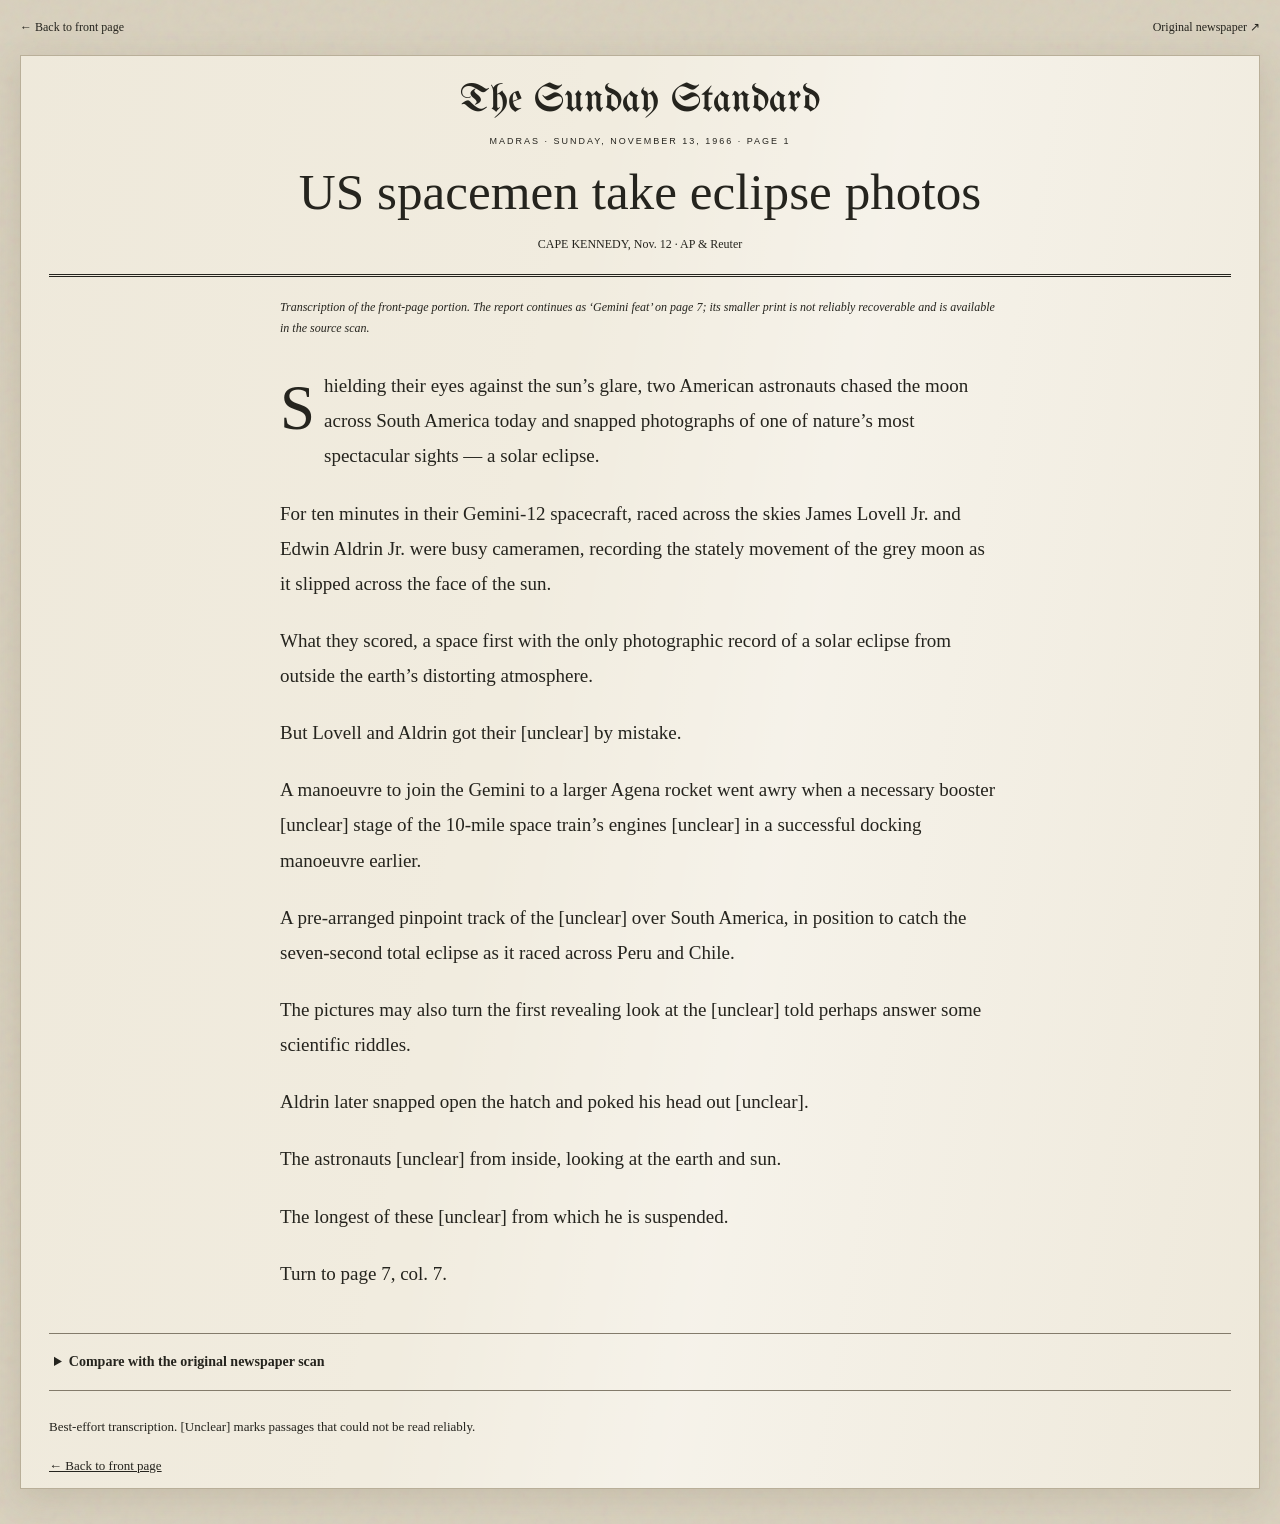
<file: articles/space.html>
<!doctype html>
<html lang="en">
<head>
  <meta charset="utf-8">
  <meta name="viewport" content="width=device-width, initial-scale=1">
  <meta name="theme-color" content="#e9e1ce">
  <title>US spacemen take eclipse photos · The Sunday Standard</title>
  <link rel="stylesheet" href="../newspaper.css">
  <link rel="stylesheet" href="../reader.css">
  <link rel="stylesheet" href="../transcription.css?v=static-text-1">
</head>
<body>
  <header class="toolbar"><a href="../index.html">← Back to front page</a><a href="https://books.google.com/books?id=f5FlAAAAIBAJ&amp;pg=PA1" target="_blank" rel="noreferrer">Original newspaper ↗</a></header>
  <main>
    <article class="paper reader">
      <header class="reader-heading"><a href="../index.html" class="reader-masthead">The Sunday Standard</a><p class="section-label">MADRAS · SUNDAY, NOVEMBER 13, 1966 · PAGE 1</p><h1>US spacemen take eclipse photos</h1><p>CAPE KENNEDY, Nov. 12 · AP &amp; Reuter</p></header>
      <p class="reader-note">Transcription of the front-page portion. The report continues as ‘Gemini feat’ on page 7; its smaller print is not reliably recoverable and is available in the source scan.</p>
      <div class="article-text">
        <p>Shielding their eyes against the sun’s glare, two American astronauts chased the moon across South America today and snapped photographs of one of nature’s most spectacular sights — a solar eclipse.</p>
        <p>For ten minutes in their Gemini-12 spacecraft, raced across the skies James Lovell Jr. and Edwin Aldrin Jr. were busy cameramen, recording the stately movement of the grey moon as it slipped across the face of the sun.</p>
        <p>What they scored, a space first with the only photographic record of a solar eclipse from outside the earth’s distorting atmosphere.</p>
        <p>But Lovell and Aldrin got their [unclear] by mistake.</p>
        <p>A manoeuvre to join the Gemini to a larger Agena rocket went awry when a necessary booster [unclear] stage of the 10-mile space train’s engines [unclear] in a successful docking manoeuvre earlier.</p>
        <p>A pre-arranged pinpoint track of the [unclear] over South America, in position to catch the seven-second total eclipse as it raced across Peru and Chile.</p>
        <p>The pictures may also turn the first revealing look at the [unclear] told perhaps answer some scientific riddles.</p>
        <p>Aldrin later snapped open the hatch and poked his head out [unclear].</p>
        <p>The astronauts [unclear] from inside, looking at the earth and sun.</p>
        <p>The longest of these [unclear] from which he is suspended.</p>
        <p>Turn to page 7, col. 7.</p>
      </div>
      <details class="source-details"><summary>Compare with the original newspaper scan</summary><p class="reader-note"><a href="../assets/sunday-standard-1966-11-13.png" target="_blank" rel="noreferrer">Open full-size page 1 ↗</a> · <a href="../assets/sunday-standard-page-7.png" target="_blank" rel="noreferrer">Continuation on page 7 ↗</a></p><img src="../assets/sunday-standard-1966-11-13.png" alt="Original newspaper page 1, The Sunday Standard, November 13, 1966" loading="lazy" style="display:block;width:100%;height:auto"></details>
      <p class="reader-note">Best-effort transcription. [Unclear] marks passages that could not be read reliably.</p>
      <a class="back-link" href="../index.html">← Back to front page</a>
    </article>
  </main>
</body>
</html>
</file>
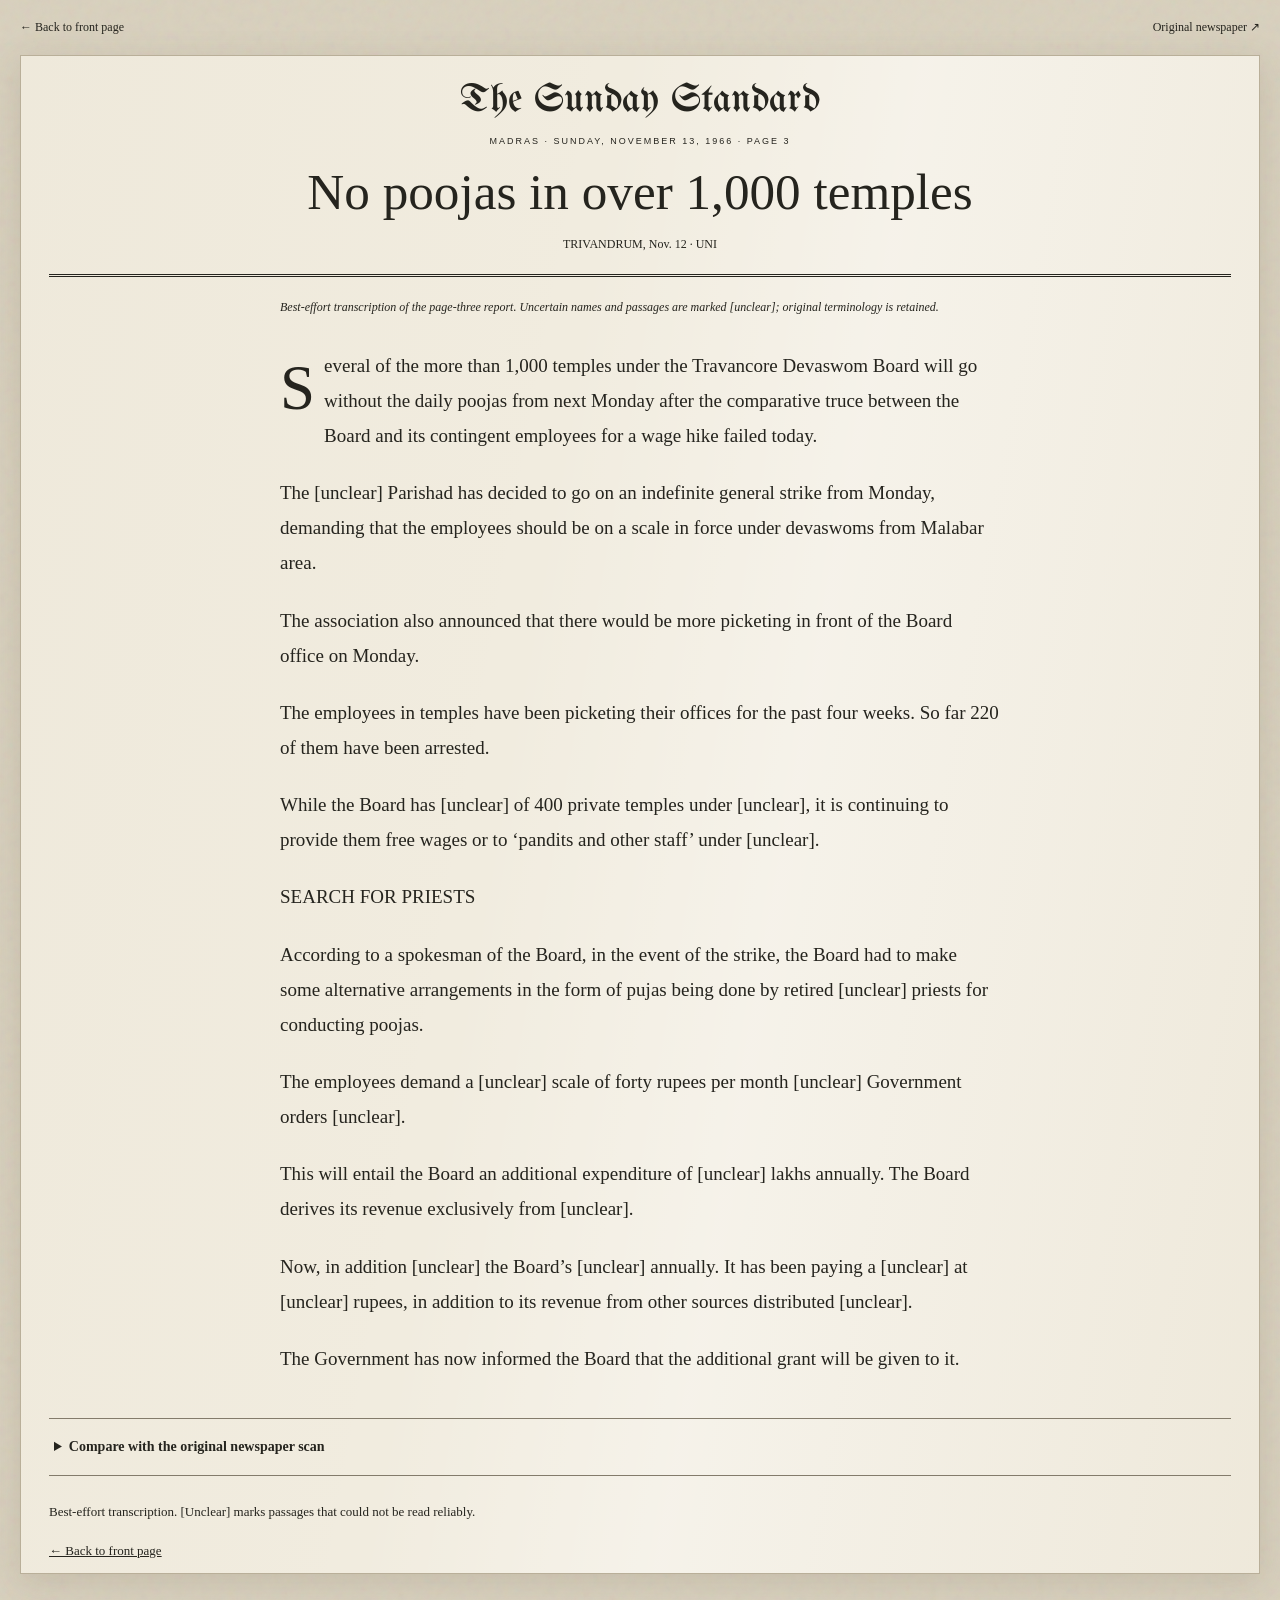
<file: articles/temples.html>
<!doctype html>
<html lang="en">
<head>
  <meta charset="utf-8">
  <meta name="viewport" content="width=device-width, initial-scale=1">
  <meta name="theme-color" content="#e9e1ce">
  <title>No poojas in over 1,000 temples · The Sunday Standard</title>
  <link rel="stylesheet" href="../newspaper.css">
  <link rel="stylesheet" href="../reader.css">
  <link rel="stylesheet" href="../transcription.css?v=static-text-1">
</head>
<body>
  <header class="toolbar"><a href="../index.html">← Back to front page</a><a href="https://books.google.com/books?id=f5FlAAAAIBAJ&amp;pg=PA3" target="_blank" rel="noreferrer">Original newspaper ↗</a></header>
  <main>
    <article class="paper reader">
      <header class="reader-heading"><a href="../index.html" class="reader-masthead">The Sunday Standard</a><p class="section-label">MADRAS · SUNDAY, NOVEMBER 13, 1966 · PAGE 3</p><h1>No poojas in over 1,000 temples</h1><p>TRIVANDRUM, Nov. 12 · UNI</p></header>
      <p class="reader-note">Best-effort transcription of the page-three report. Uncertain names and passages are marked [unclear]; original terminology is retained.</p>
      <div class="article-text">
        <p>Several of the more than 1,000 temples under the Travancore Devaswom Board will go without the daily poojas from next Monday after the comparative truce between the Board and its contingent employees for a wage hike failed today.</p>
        <p>The [unclear] Parishad has decided to go on an indefinite general strike from Monday, demanding that the employees should be on a scale in force under devaswoms from Malabar area.</p>
        <p>The association also announced that there would be more picketing in front of the Board office on Monday.</p>
        <p>The employees in temples have been picketing their offices for the past four weeks. So far 220 of them have been arrested.</p>
        <p>While the Board has [unclear] of 400 private temples under [unclear], it is continuing to provide them free wages or to ‘pandits and other staff’ under [unclear].</p>
        <p>SEARCH FOR PRIESTS</p>
        <p>According to a spokesman of the Board, in the event of the strike, the Board had to make some alternative arrangements in the form of pujas being done by retired [unclear] priests for conducting poojas.</p>
        <p>The employees demand a [unclear] scale of forty rupees per month [unclear] Government orders [unclear].</p>
        <p>This will entail the Board an additional expenditure of [unclear] lakhs annually. The Board derives its revenue exclusively from [unclear].</p>
        <p>Now, in addition [unclear] the Board’s [unclear] annually. It has been paying a [unclear] at [unclear] rupees, in addition to its revenue from other sources distributed [unclear].</p>
        <p>The Government has now informed the Board that the additional grant will be given to it.</p>
      </div>
      <details class="source-details"><summary>Compare with the original newspaper scan</summary><p class="reader-note"><a href="../assets/sunday-standard-page-3.png" target="_blank" rel="noreferrer">Open full-size page 3 ↗</a></p><img src="../assets/sunday-standard-page-3.png" alt="Original newspaper page 3, The Sunday Standard, November 13, 1966" loading="lazy" style="display:block;width:100%;height:auto"></details>
      <p class="reader-note">Best-effort transcription. [Unclear] marks passages that could not be read reliably.</p>
      <a class="back-link" href="../index.html">← Back to front page</a>
    </article>
  </main>
</body>
</html>
</file>
<file: newspaper.css>
@import url('https://fonts.googleapis.com/css2?family=UnifrakturMaguntia&display=swap');
:root{color-scheme:light;--ink:#25241e;--paper:#f1ecdf;--rule:#837b6b}*{box-sizing:border-box}html{scroll-behavior:smooth}body{margin:0;background:#d8d0bd;color:var(--ink);font-family:Georgia,'Times New Roman',serif;background-image:url("data:image/svg+xml,%3Csvg viewBox='0 0 180 180' xmlns='http://www.w3.org/2000/svg'%3E%3Cfilter id='n'%3E%3CfeTurbulence type='fractalNoise' baseFrequency='.8' numOctaves='3' stitchTiles='stitch'/%3E%3C/filter%3E%3Cpath fill='%23574e38' opacity='.07' filter='url(%23n)' d='M0 0h180v180H0z'/%3E%3C/svg%3E")}a{color:inherit}button{font:inherit;color:inherit;cursor:pointer;border:1px solid var(--rule);background:transparent;padding:9px 13px}button:hover{background:var(--ink);color:var(--paper)}button:focus-visible,a:focus-visible{outline:3px solid #92501f;outline-offset:4px}.toolbar,main{max-width:1280px;margin:auto}.toolbar{display:flex;justify-content:space-between;align-items:center;padding:20px 0;font-size:12px}.toolbar>a{text-decoration:none}.toolbar span{padding:0 8px}.toolbar nav{display:flex;gap:10px}.edition-note{display:flex;justify-content:space-between;font:9px Arial,sans-serif;letter-spacing:2px;margin:16px 0 12px}.paper{padding:24px 28px 14px;background:var(--paper);box-shadow:0 8px 32px #51463125;border:1px solid #b9af99;background-image:linear-gradient(100deg,#b6a6800b,transparent 40%,#fff5 60%,#aa956b0a)}.masthead{display:grid;grid-template-columns:145px 1fr 145px;align-items:center;gap:20px;padding-bottom:20px}.nameplate{text-align:center}.nameplate p{font-size:8px;margin:0;letter-spacing:.3px}.nameplate h1{font-family:'UnifrakturMaguntia',Georgia,serif;font-weight:400;font-size:clamp(38px,5.8vw,78px);letter-spacing:-2px;margin:10px 0;white-space:nowrap;line-height:1.1}.advert{border:2px solid var(--ink);padding:14px 5px;text-align:center;transform:rotate(-3deg)}.advert strong{display:block;font:900 22px Arial,sans-serif}.advert em{display:block;font-size:14px;margin-top:6px}.advert small{display:block;font-size:10px;margin-top:5px}.silk{transform:none;border:2px dotted var(--ink)}.silk strong{font:700 13px Georgia,serif;margin-top:8px}.silk small{font-size:8px}.dateline{border-top:3px double var(--ink);border-bottom:1px solid var(--ink);padding:8px 0;display:flex;justify-content:space-between;font-size:10px;gap:12px}.reading-note{font-size:10px;text-align:center;font-style:italic;padding:10px 0;border-bottom:1px solid var(--rule)}h2,p,figure{margin:0}h2{font-family:inherit;font-size:31px;text-align:center;line-height:1.08;font-weight:400;margin-bottom:10px}.news-grid{display:grid;grid-template-columns:repeat(4,minmax(0,1fr));gap:0;margin-top:13px;align-items:start}.story{padding:17px 15px;border-top:1px solid var(--rule);border-right:1px solid var(--rule)}.story p:not(.byline):not(.subhead):not(.section-label){font-size:13px;line-height:1.65;text-align:justify}.story .byline{font-size:9px;text-align:center;margin:10px 0;line-height:1.5}.story .subhead{font-family:inherit;text-align:center;font-style:italic;font-size:29px;margin:12px 0}.columns{columns:2;column-gap:16px}.columns p+p{margin-top:8px}.dropcap:first-letter{float:left;font-size:45px;line-height:.9;padding:6px 5px 0 0}.read-original{display:block;font-size:9px;margin-top:12px;text-decoration-thickness:1px;text-underline-offset:3px;font-style:italic}.lead-story{grid-column:1/3;grid-row:2;border-top:0;padding-top:0}.lead-story h2{font-size:55px}.flood-photo{grid-column:1/5;grid-row:1;padding:0 0 20px}.photo-window,.ad-window{position:relative;overflow:hidden;isolation:isolate}.photo-window{aspect-ratio:2.45}.photo-window img{position:absolute;width:168%;max-width:none;left:-66.3%;top:-77%;filter:grayscale(1) sepia(.15);mix-blend-mode:multiply}figcaption{font-size:9px;line-height:1.5;margin-top:7px;font-style:italic}.cabinet{grid-column:3/5;grid-row:2;border-right:0}.cabinet h2{font-size:38px}.city{grid-column:2;grid-row:3}.council{grid-column:1;grid-row:3/5}.council .columns{columns:1}.space{grid-column:3/5;grid-row:3;border-right:0}.space h2{font-style:italic;font-size:35px}.markets{grid-column:2;grid-row:4}.rice{grid-column:1;grid-row:5}.rail{grid-column:2;grid-row:5}.davis{grid-column:3;grid-row:5}.rhodesia{grid-column:4;grid-row:5;border-right:0}.bpcc{grid-column:1;grid-row:6}.sabotage{grid-column:2;grid-row:6}.robbery{grid-column:1/3;grid-row:7}.robbery p{max-width:400px;margin:auto}.robbery .read-original{text-align:center}.original-ad{grid-column:3/5;grid-row:6/8;padding:18px;border-top:1px solid var(--rule)}.ad-window{aspect-ratio:.95}.ad-window img{position:absolute;width:310%;left:-202%;top:-269%;filter:grayscale(1) sepia(.15);mix-blend-mode:multiply}.section-label{font:9px Arial,sans-serif;letter-spacing:2px;text-align:center;margin-bottom:12px}.paper-footer{display:flex;justify-content:space-between;border-top:3px double var(--ink);padding-top:10px;font-size:8px;letter-spacing:1px;margin-top:16px}.archive-section{text-align:center;padding:50px 15px 35px}.archive-section h2{font-size:36px}.archive-section>p:not(.section-label){font-size:14px;line-height:1.6}.archive-section button{display:block;margin:23px auto 15px}.archive-section>a{font-size:11px}.credits{max-width:780px;margin:0 auto 35px;text-align:center;font-size:10px;line-height:1.7;padding-inline:15px;opacity:.8}dialog{width:min(1150px,96vw);max-height:94dvh;background:var(--paper);color:var(--ink);border:1px solid var(--rule);padding:20px}dialog::backdrop{background:#201c15cc}.dialog-header{display:flex;justify-content:space-between;gap:12px;align-items:center}.dialog-header strong{font-family:inherit;font-size:27px}.dialog-header p{font-size:12px;margin-top:6px}.scan-controls{display:flex;gap:18px;align-items:center;margin:15px 0;font-size:12px}.scan-scroll{overflow:auto;max-height:68dvh;background:white}.scan-scroll img{display:block;width:100%;height:auto;max-width:none}.scan-scroll img.enlarged{width:2000px}.source-link{display:block;font-size:12px;margin-top:16px}body.modal-open{overflow:hidden}@media(max-width:1300px){.toolbar,main{margin-inline:20px}.masthead{grid-template-columns:120px 1fr 120px;gap:12px}}@media(max-width:800px){.toolbar,main{margin-inline:12px}.toolbar{font-size:10px}.toolbar button{font-size:10px;padding:8px}.toolbar span{padding:0 3px}.edition-note{font-size:7px;letter-spacing:1px}.paper{padding:16px 12px}.masthead{grid-template-columns:65px 1fr 65px;gap:7px;padding-bottom:13px}.nameplate h1{font-size:clamp(24px,5.8vw,46px);letter-spacing:-1px}.nameplate p{font-size:5px}.advert{padding:7px 2px}.advert strong{font-size:11px}.advert em{font-size:8px;margin-top:3px}.advert small{font-size:6px}.silk strong{font-size:7px}.silk small{font-size:5px}.dateline{font-size:7px;gap:5px}.reading-note{font-size:9px;line-height:1.5}.news-grid{grid-template-columns:repeat(2,minmax(0,1fr))}.news-grid>*{grid-column:auto;grid-row:auto}.news-grid>.lead-story,.news-grid>.flood-photo,.news-grid>.cabinet,.news-grid>.space,.news-grid>.original-ad,.news-grid>.robbery{grid-column:1/-1}.story{padding:16px 10px}.lead-story{border-right:0}.lead-story h2{font-size:44px}.flood-photo{padding:15px 0}.cabinet{border-block:1px solid var(--rule)}.council{border-right:0}.council .columns{columns:1}.space{border-right:0}.story h2{font-size:27px}.cabinet h2,.space h2{font-size:34px}.lead-story h2{font-size:44px}.columns{column-gap:14px}.story p:not(.byline):not(.subhead):not(.section-label){font-size:12px}.markets,.rail,.rhodesia{border-right:0}.rice,.bpcc{border-right:1px solid var(--rule)}.sabotage,.robbery{border-right:0}.original-ad{max-width:450px;margin:auto}.paper-footer{font-size:6px;letter-spacing:0}.archive-section h2{font-size:30px}}@media(prefers-reduced-motion:reduce){html{scroll-behavior:auto}}@media print{body{background:white}.toolbar,.edition-note,.reading-note,.archive-section,.credits,dialog,.read-original{display:none}main{max-width:none;margin:0}.paper{box-shadow:none;border:0;padding:0}.news-grid{grid-template-columns:repeat(4,minmax(0,1fr))}.story,figure{break-inside:avoid}.scan-scroll{max-height:none}@page{size:A3 portrait;margin:12mm}}
</file>
<file: reader.css>
.read-more{display:inline-block;border:1px solid var(--rule);padding:7px 11px;font-style:normal;text-decoration:none;font-size:11px}.read-more:hover{background:var(--ink);color:var(--paper)}.reader{margin-bottom:35px}.reader-heading{text-align:center;border-bottom:3px double var(--ink);padding-bottom:22px}.reader-masthead{display:block;font-family:'UnifrakturMaguntia',Georgia,serif;font-size:40px;text-decoration:none;margin-bottom:15px}.reader-heading h1{font-family:inherit;font-size:clamp(30px,4vw,52px);font-weight:400;line-height:1.08;max-width:900px;margin:18px auto}.reader-heading>p:last-child{font-size:12px}.reader-note{font-size:13px;line-height:1.7;margin:18px 0;max-width:850px}.reader-controls{display:flex;flex-wrap:wrap;align-items:center;gap:10px;font-size:12px;border-block:1px solid var(--rule);padding:12px 0}.reader-controls label{display:flex;gap:10px;align-items:center}.reader-controls select{font:inherit;background:var(--paper);color:var(--ink);border:1px solid var(--rule);padding:9px}.reader-controls a{margin-left:auto}.reader-controls button:disabled{opacity:.4;cursor:default}.page-status{font-size:11px;margin:12px 0}.reader-viewport{overflow:auto;height:72dvh;border:1px solid var(--rule);background:white;overscroll-behavior:contain}.reader-viewport img{display:block;width:2000px;max-width:none;height:auto}.reader-viewport img.fit-page{width:100%}.back-link{font-size:13px}.continuation{font-size:12px;margin-top:15px}.continuation button{padding:4px 8px;font-size:12px}@media(max-width:600px){.reader-masthead{font-size:30px}.reader-controls{gap:7px}.reader-controls button{padding:7px 9px}.reader-controls a{margin-left:0}.reader-viewport{height:65dvh}}@media print{.reader-controls,.reader-note,.back-link,.continuation,.page-status{display:none}.reader-viewport{height:auto;overflow:visible;border:0}.reader-viewport img{width:100%}}
</file>
<file: layout.css>
.news-grid{grid-template-columns:repeat(3,minmax(0,1fr));align-items:start}.news-grid>.story{grid-column:auto;grid-row:auto}.news-grid>.lead-photo{grid-column:1/-1;grid-row:auto;padding:0 0 22px}.news-grid>.lead-story{grid-column:span 2}.news-grid>.brighter,.news-grid>.temples{grid-column:1/-1;border-right:0;padding:24px 18px;border-block:3px double var(--ink)}.brighter h2{font-size:39px}.brighter>p:not(.byline):not(.section-label),.temples>p:not(.byline):not(.section-label){max-width:800px;margin-inline:auto}.brighter .read-more,.temples .read-more{display:table;margin-inline:auto}.news-grid>.cabinet,.news-grid>.economy{border-right:0}.space h2{font-size:31px}@media(max-width:800px){.news-grid{grid-template-columns:repeat(2,minmax(0,1fr))}.news-grid>.lead-story,.news-grid>.cabinet,.news-grid>.brighter,.news-grid>.space,.news-grid>.nehru,.news-grid>.economy,.news-grid>.temples{grid-column:1/-1}.news-grid>.story{border-right:0}.lead-story h2{font-size:38px}.brighter h2{font-size:32px}}@media print{.news-grid{grid-template-columns:repeat(3,minmax(0,1fr))}.news-grid>.lead-story{grid-column:span 2}.news-grid>.cabinet,.news-grid>.space,.news-grid>.nehru,.news-grid>.economy{grid-column:auto}}

.lead-photo .photo-window{aspect-ratio:1.8}.lead-photo .photo-window img{width:215%;left:-101%;top:-70%}.lead-story>.section-label{margin-top:8px}.lead-story h2{font-size:46px}.lead-story .subhead{font-size:25px}@media(max-width:800px){.lead-story h2{font-size:34px}.lead-story .subhead{font-size:22px}}

.news-grid>.lead-story{grid-column:1/-1}.lead-photo .photo-window img{width:100%;height:100%;left:0;top:0;object-fit:cover;object-position:50% 48%}.lead-story .columns{max-width:920px;margin-inline:auto}@media(max-width:800px){.news-grid>.lead-story{grid-column:1/-1}}
</file>
<file: transcription.css>
.article-text{max-width:720px;margin:30px auto 42px;font-size:19px;line-height:1.85}.article-text p{margin:0 0 22px}.article-text p:first-child:first-letter{float:left;font-size:63px;line-height:1;padding:9px 9px 0 0}.source-details{border-block:1px solid var(--rule);padding:15px 0;margin:25px 0}.source-details summary{cursor:pointer;font-size:14px;font-weight:bold;padding:5px}.reader-heading+ .reader-note{max-width:720px;margin:20px auto;font-size:12px;font-style:italic}.source-details:not([open]){margin-bottom:25px}@media(max-width:600px){.article-text{font-size:17px;line-height:1.8;margin-top:24px}.article-text p:first-child:first-letter{font-size:52px}}@media print{.source-details,.reader-note{display:none}.article-text{max-width:none;font-size:12pt}}
.transcript-entry{scroll-margin-top:20px}.transcript-entry+.transcript-entry{margin-top:35px}.transcript-entry>h2{font-size:30px}.transcript-entry .transcript-byline{font-size:12px;text-align:center}.transcript-entry .transcript-note{font-size:12px;font-style:italic}.transcript-entry>[hidden]{display:none}
</file>
